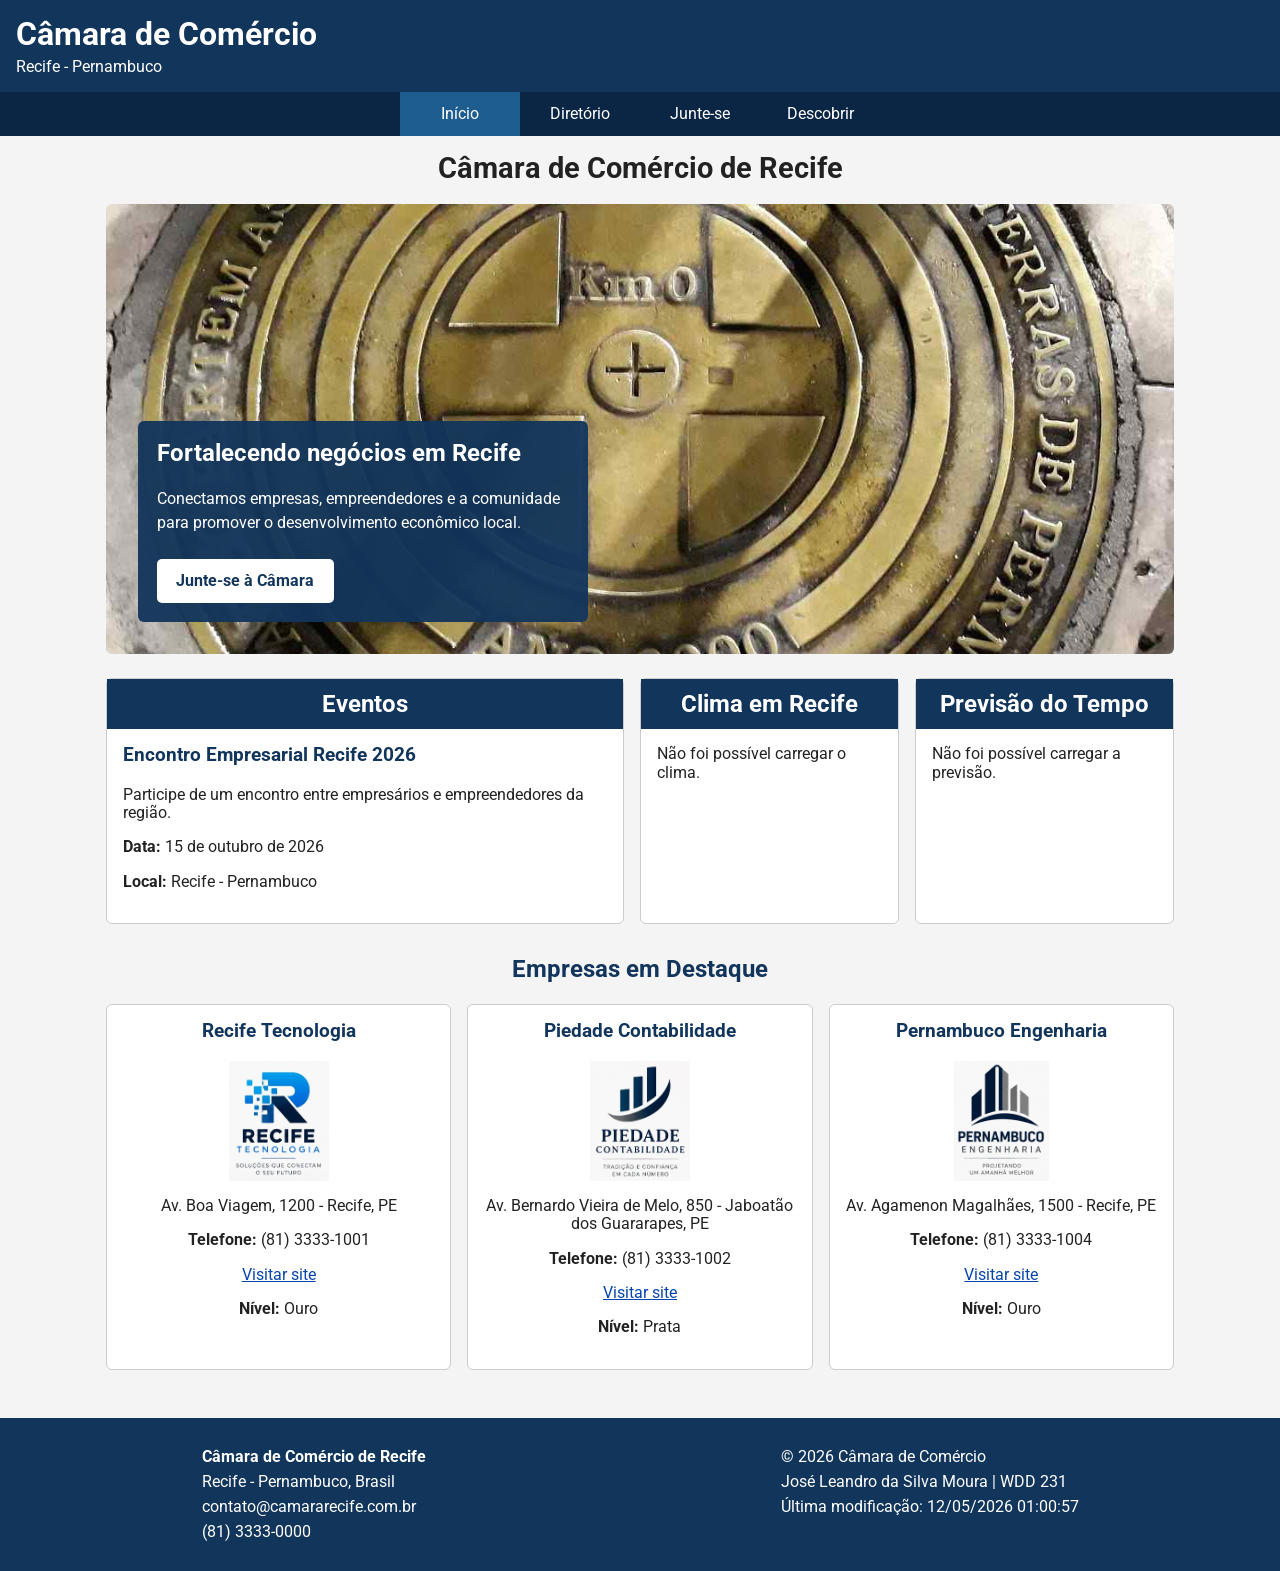
<file: camara/index.html>
<!DOCTYPE html>
<html lang="pt-BR">

<head>
  <meta charset="UTF-8">
  <meta name="viewport" content="width=device-width, initial-scale=1.0">

  <meta
    name="description"
    content="Página inicial da Câmara de Comércio de Recife com eventos, clima e empresas em destaque.">

  <meta name="author" content="José Leandro da Silva Moura">

  <!-- Open Graph -->
  <meta property="og:title" content="Início | Câmara de Comércio de Recife">
  <meta
    property="og:description"
    content="Conheça a Câmara de Comércio de Recife, nossos eventos e empresas associadas.">
  <meta
    property="og:image"
    content="https://jubileujandira.github.io/wdd231/camara/imagens/recife-tecnologia.jpeg">
  <meta
    property="og:url"
    content="https://jubileujandira.github.io/wdd231/camara/">
  <meta property="og:type" content="website">

  <title>Início | Câmara de Comércio de Recife</title>

  <link rel="icon" href="favicon.ico">

  <!-- Google Fonts -->
  <link rel="preconnect" href="https://fonts.googleapis.com">
  <link rel="preconnect" href="https://fonts.gstatic.com" crossorigin>
  <link
    href="https://fonts.googleapis.com/css2?family=Roboto:wght@400;500;700&display=swap"
    rel="stylesheet">

  <link rel="stylesheet" href="estilos/normalize.css">
  <link rel="stylesheet" href="estilos/telas-pequenas.css">
  <link rel="stylesheet" href="estilos/telas-grandes.css">

  <script src="scripts/inicio.js" defer></script>
</head>

<body>

  <header>
    <div class="cabecalho">
      <div class="nome-site">
        <span>Câmara de Comércio</span>
        <p>Recife - Pernambuco</p>
      </div>

      <button
        id="menu"
        type="button"
        aria-label="Abrir menu de navegação"
        aria-controls="navegacao"
        aria-expanded="false">
        ☰
      </button>
    </div>

    <nav id="navegacao">
      <a href="index.html" class="ativo">Início</a>
      <a href="diretorio.html">Diretório</a>
      <a href="junte-se.html">Junte-se</a>
      <a href="descobrir.html">Descobrir</a>
    </nav>
  </header>

  <main>

    <h1>Câmara de Comércio de Recife</h1>

    <!-- Imagem principal -->
    <section class="hero">
      <img
        src="imagens/hero-recife.jpeg"
        alt="Vista da cidade do Recife, Pernambuco"
        width="1200"
        height="600">

      <div class="hero-conteudo">
        <h2>Fortalecendo negócios em Recife</h2>
        <p>
          Conectamos empresas, empreendedores e a comunidade
          para promover o desenvolvimento econômico local.
        </p>

        <a href="junte-se.html" class="cta">Junte-se à Câmara</a>
      </div>
    </section>

    <!-- Informações principais -->
    <section class="informacoes">

      <div class="eventos">
        <h2>Eventos</h2>

        <h3>Encontro Empresarial Recife 2026</h3>
        <p>
          Participe de um encontro entre empresários e
          empreendedores da região.
        </p>
        <p><strong>Data:</strong> 15 de outubro de 2026</p>
        <p><strong>Local:</strong> Recife - Pernambuco</p>
      </div>

      <div class="clima">
        <h2>Clima em Recife</h2>

        <div id="tempo-atual">
          <p>Carregando informações do tempo...</p>
        </div>
      </div>

      <div class="previsao">
        <h2>Previsão do Tempo</h2>

        <div id="previsao-tempo">
          <p>Carregando previsão...</p>
        </div>
      </div>

    </section>

    <!-- Empresas em destaque -->
    <section class="destaques">
      <h2>Empresas em Destaque</h2>

      <div id="empresas-destaque">
        <p>Carregando empresas...</p>
      </div>
    </section>

  </main>

  <footer>
    <div>
      <p><strong>Câmara de Comércio de Recife</strong></p>
      <p>Recife - Pernambuco, Brasil</p>
      <p>contato@camararecife.com.br</p>
      <p>(81) 3333-0000</p>
    </div>

    <div>
      <p>
        © <span id="anoAtual"></span>
        Câmara de Comércio
      </p>

      <p>José Leandro da Silva Moura | WDD 231</p>

      <p>
        Última modificação:
        <span id="ultimaModificacao"></span>
      </p>
    </div>
  </footer>

</body>

</html>
</file>
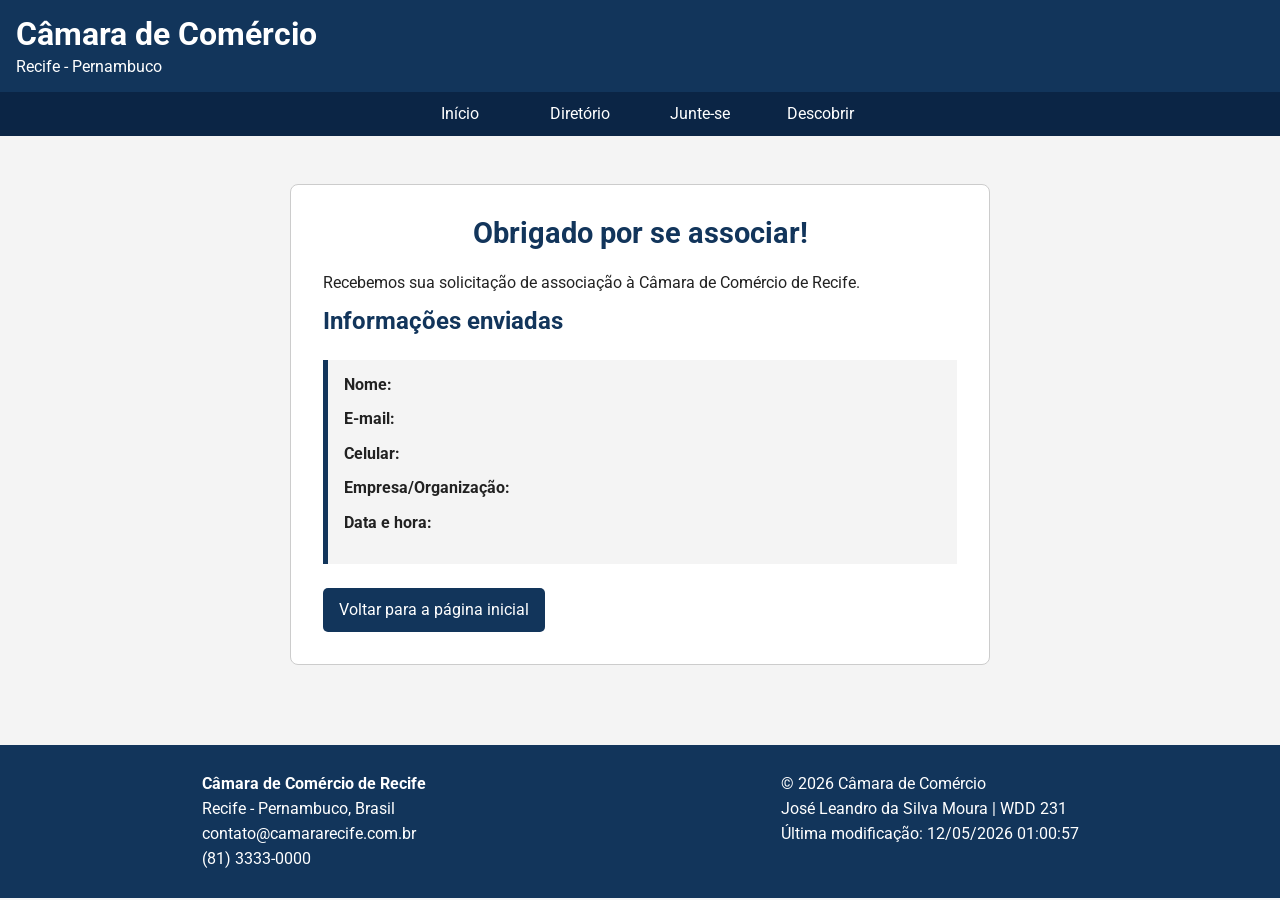
<file: camara/agradecimento.html>
<!DOCTYPE html>
<html lang="pt-BR">

<head>
  <meta charset="UTF-8">
  <meta name="viewport" content="width=device-width, initial-scale=1.0">

  <meta
    name="description"
    content="Confirmação da solicitação de associação à Câmara de Comércio de Recife.">

  <meta name="author" content="José Leandro da Silva Moura">

  <title>Obrigado | Câmara de Comércio</title>

  <link rel="icon" href="favicon.ico">

  <link rel="preconnect" href="https://fonts.googleapis.com">
  <link rel="preconnect" href="https://fonts.gstatic.com" crossorigin>

  <link
    href="https://fonts.googleapis.com/css2?family=Roboto:wght@400;500;700&display=swap"
    rel="stylesheet">

  <link rel="stylesheet" href="estilos/normalize.css">
  <link rel="stylesheet" href="estilos/telas-pequenas.css">
  <link rel="stylesheet" href="estilos/telas-grandes.css">

  <script src="scripts/agradecimento.js" defer></script>
</head>

<body>

  <header>
    <div class="cabecalho">
      <div class="nome-site">
        <span>Câmara de Comércio</span>
        <p>Recife - Pernambuco</p>
      </div>

      <button
        id="menu"
        type="button"
        aria-label="Abrir menu de navegação"
        aria-controls="navegacao"
        aria-expanded="false">
        ☰
      </button>
    </div>

    <nav id="navegacao">
      <a href="index.html">Início</a>
      <a href="diretorio.html">Diretório</a>
      <a href="associacao.html">Junte-se</a>
      <a href="descobrir.html">Descobrir</a>
    </nav>
  </header>

  <main>
    <section class="agradecimento">
      <h1>Obrigado por se associar!</h1>

      <p>
        Recebemos sua solicitação de associação à Câmara de Comércio de Recife.
      </p>

      <h2>Informações enviadas</h2>

      <div id="dados-enviados"></div>

      <a href="index.html" class="voltar-inicio">
        Voltar para a página inicial
      </a>
    </section>
  </main>

  <footer>
    <div>
      <p><strong>Câmara de Comércio de Recife</strong></p>
      <p>Recife - Pernambuco, Brasil</p>
      <p>contato@camararecife.com.br</p>
      <p>(81) 3333-0000</p>
    </div>

    <div>
      <p>
        © <span id="anoAtual"></span>
        Câmara de Comércio
      </p>

      <p>José Leandro da Silva Moura | WDD 231</p>

      <p>
        Última modificação:
        <span id="ultimaModificacao"></span>
      </p>
    </div>
  </footer>

</body>

</html>
</file>
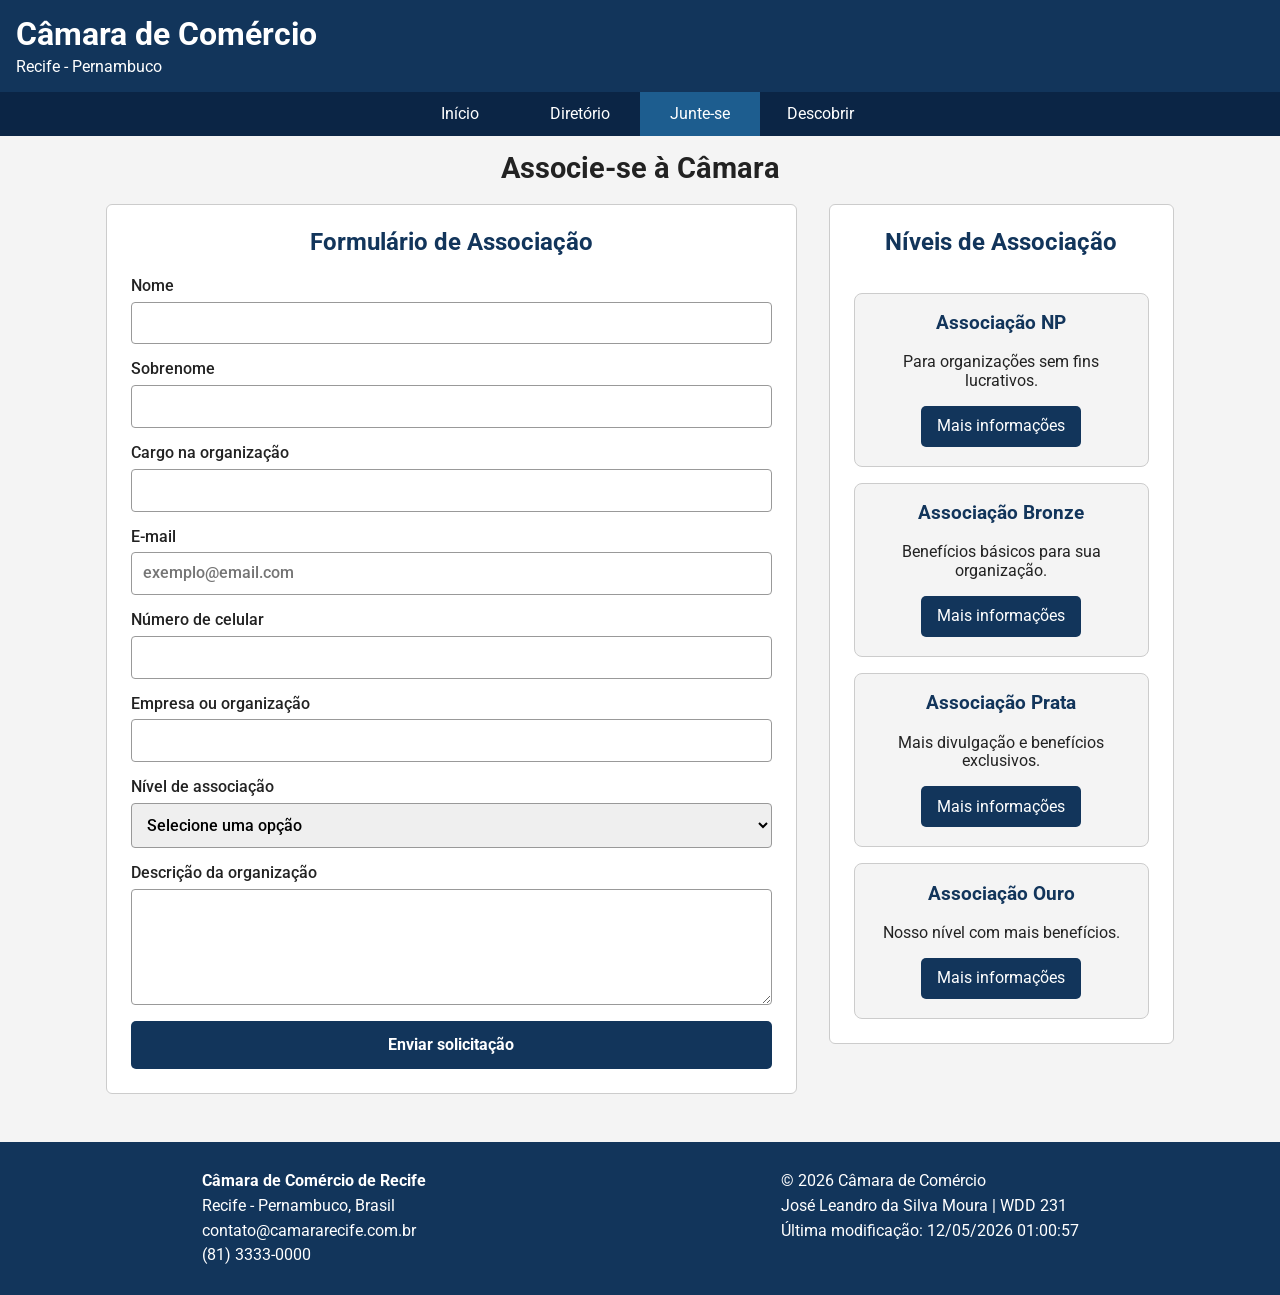
<file: camara/associacao.html>
<!DOCTYPE html>
<html lang="pt-BR">

<head>
  <meta charset="UTF-8">
  <meta name="viewport" content="width=device-width, initial-scale=1.0">

  <meta
    name="description"
    content="Associe-se à Câmara de Comércio de Recife e conheça nossos níveis e benefícios de associação.">

  <meta name="author" content="José Leandro da Silva Moura">

  <meta property="og:title" content="Associe-se | Câmara de Comércio de Recife">
  <meta
    property="og:description"
    content="Faça parte da Câmara de Comércio de Recife e conheça nossos níveis de associação.">
  <meta
    property="og:image"
    content="https://jubileujandira.github.io/wdd231/camara/imagens/recife-tecnologia.jpeg">
  <meta
    property="og:url"
    content="https://jubileujandira.github.io/wdd231/camara/associacao.html">
  <meta property="og:type" content="website">

  <title>Associe-se | Câmara de Comércio</title>

  <link rel="icon" href="favicon.ico">

  <link rel="preconnect" href="https://fonts.googleapis.com">
  <link rel="preconnect" href="https://fonts.gstatic.com" crossorigin>

  <link
    href="https://fonts.googleapis.com/css2?family=Roboto:wght@400;500;700&display=swap"
    rel="stylesheet">

  <link rel="stylesheet" href="estilos/normalize.css">
  <link rel="stylesheet" href="estilos/telas-pequenas.css">
  <link rel="stylesheet" href="estilos/telas-grandes.css">

  <script src="scripts/associacao.js" defer></script>
</head>

<body>

  <header>
    <div class="cabecalho">

      <div class="nome-site">
        <span>Câmara de Comércio</span>
        <p>Recife - Pernambuco</p>
      </div>

      <button
        id="menu"
        type="button"
        aria-label="Abrir menu de navegação"
        aria-controls="navegacao"
        aria-expanded="false">
        ☰
      </button>

    </div>

    <nav id="navegacao">
      <a href="index.html">Início</a>
      <a href="diretorio.html">Diretório</a>
      <a href="associacao.html" class="ativo">Junte-se</a>
      <a href="descobrir.html">Descobrir</a>
    </nav>
  </header>

  <main>

    <h1>Associe-se à Câmara</h1>

    <div class="conteudo-associacao">

      <section class="area-formulario">

        <h2>Formulário de Associação</h2>

        <form method="get" action="agradecimento.html">

          <label>
            Nome
            <input
              type="text"
              name="nome"
              title="Digite seu nome"
              autocomplete="given-name"
              required>
          </label>

          <label>
            Sobrenome
            <input
              type="text"
              name="sobrenome"
              title="Digite seu sobrenome"
              autocomplete="family-name"
              required>
          </label>

          <label>
            Cargo na organização
            <input
              type="text"
              name="cargo"
              title="Digite seu cargo na organização"
              autocomplete="organization-title"
              pattern="[A-Za-zÀ-ÿ\s-]{7,}">
          </label>

          <label>
            E-mail
            <input
              type="email"
              name="email"
              title="Digite seu endereço de e-mail"
              autocomplete="email"
              placeholder="exemplo@email.com"
              required>
          </label>

          <label>
            Número de celular
            <input
              type="tel"
              name="telefone"
              title="Digite seu número de celular"
              autocomplete="tel"
              required>
          </label>

          <label>
            Empresa ou organização
            <input
              type="text"
              name="organizacao"
              title="Digite o nome da empresa ou organização"
              autocomplete="organization"
              required>
          </label>

          <label>
            Nível de associação
            <select
              name="nivel"
              title="Selecione um nível de associação"
              required>
              <option value="">Selecione uma opção</option>
              <option value="np">Associação NP</option>
              <option value="bronze">Associação Bronze</option>
              <option value="silver">Associação Prata</option>
              <option value="gold">Associação Ouro</option>
            </select>
          </label>

          <label>
            Descrição da organização
            <textarea
              name="descricao"
              title="Descreva a atividade da sua organização"
              rows="5"></textarea>
          </label>

          <input
            type="hidden"
            name="timestamp"
            id="timestamp">

          <button type="submit">
            Enviar solicitação
          </button>

        </form>

      </section>

      <section class="niveis-associacao">

        <h2>Níveis de Associação</h2>

        <div class="cartao-nivel">
          <h3>Associação NP</h3>
          <p>Para organizações sem fins lucrativos.</p>

          <button
            type="button"
            data-modal="modal-np">
            Mais informações
          </button>
        </div>

        <div class="cartao-nivel">
          <h3>Associação Bronze</h3>
          <p>Benefícios básicos para sua organização.</p>

          <button
            type="button"
            data-modal="modal-bronze">
            Mais informações
          </button>
        </div>

        <div class="cartao-nivel">
          <h3>Associação Prata</h3>
          <p>Mais divulgação e benefícios exclusivos.</p>

          <button
            type="button"
            data-modal="modal-prata">
            Mais informações
          </button>
        </div>

        <div class="cartao-nivel">
          <h3>Associação Ouro</h3>
          <p>Nosso nível com mais benefícios.</p>

          <button
            type="button"
            data-modal="modal-ouro">
            Mais informações
          </button>
        </div>

      </section>

    </div>

    <dialog id="modal-np">

      <h2>Associação NP</h2>

      <p>
        Indicada para organizações sem fins lucrativos.
      </p>

      <p>
        Não possui taxa de associação.
      </p>

      <p>
        Inclui participação em eventos e acesso a informações
        da Câmara.
      </p>

      <button
        type="button"
        class="fechar-modal">
        Fechar
      </button>

    </dialog>

    <dialog id="modal-bronze">

      <h2>Associação Bronze</h2>

      <p>
        Inclui participação em eventos da Câmara.
      </p>

      <p>
        Acesso a treinamentos e oportunidades de networking.
      </p>

      <button
        type="button"
        class="fechar-modal">
        Fechar
      </button>

    </dialog>

    <dialog id="modal-prata">

      <h2>Associação Prata</h2>

      <p>
        Inclui todos os benefícios do nível Bronze.
      </p>

      <p>
        Oferece descontos em eventos e oportunidades adicionais
        de divulgação.
      </p>

      <button
        type="button"
        class="fechar-modal">
        Fechar
      </button>

    </dialog>

    <dialog id="modal-ouro">

      <h2>Associação Ouro</h2>

      <p>
        Inclui todos os benefícios dos níveis anteriores.
      </p>

      <p>
        Oferece maior destaque publicitário e participação
        em eventos especiais.
      </p>

      <button
        type="button"
        class="fechar-modal">
        Fechar
      </button>

    </dialog>

  </main>

  <footer>

    <div>
      <p>
        <strong>Câmara de Comércio de Recife</strong>
      </p>

      <p>Recife - Pernambuco, Brasil</p>
      <p>contato@camararecife.com.br</p>
      <p>(81) 3333-0000</p>
    </div>

    <div>

      <p>
        © <span id="anoAtual"></span>
        Câmara de Comércio
      </p>

      <p>
        José Leandro da Silva Moura | WDD 231
      </p>

      <p>
        Última modificação:
        <span id="ultimaModificacao"></span>
      </p>

    </div>

  </footer>

</body>

</html>
</file>
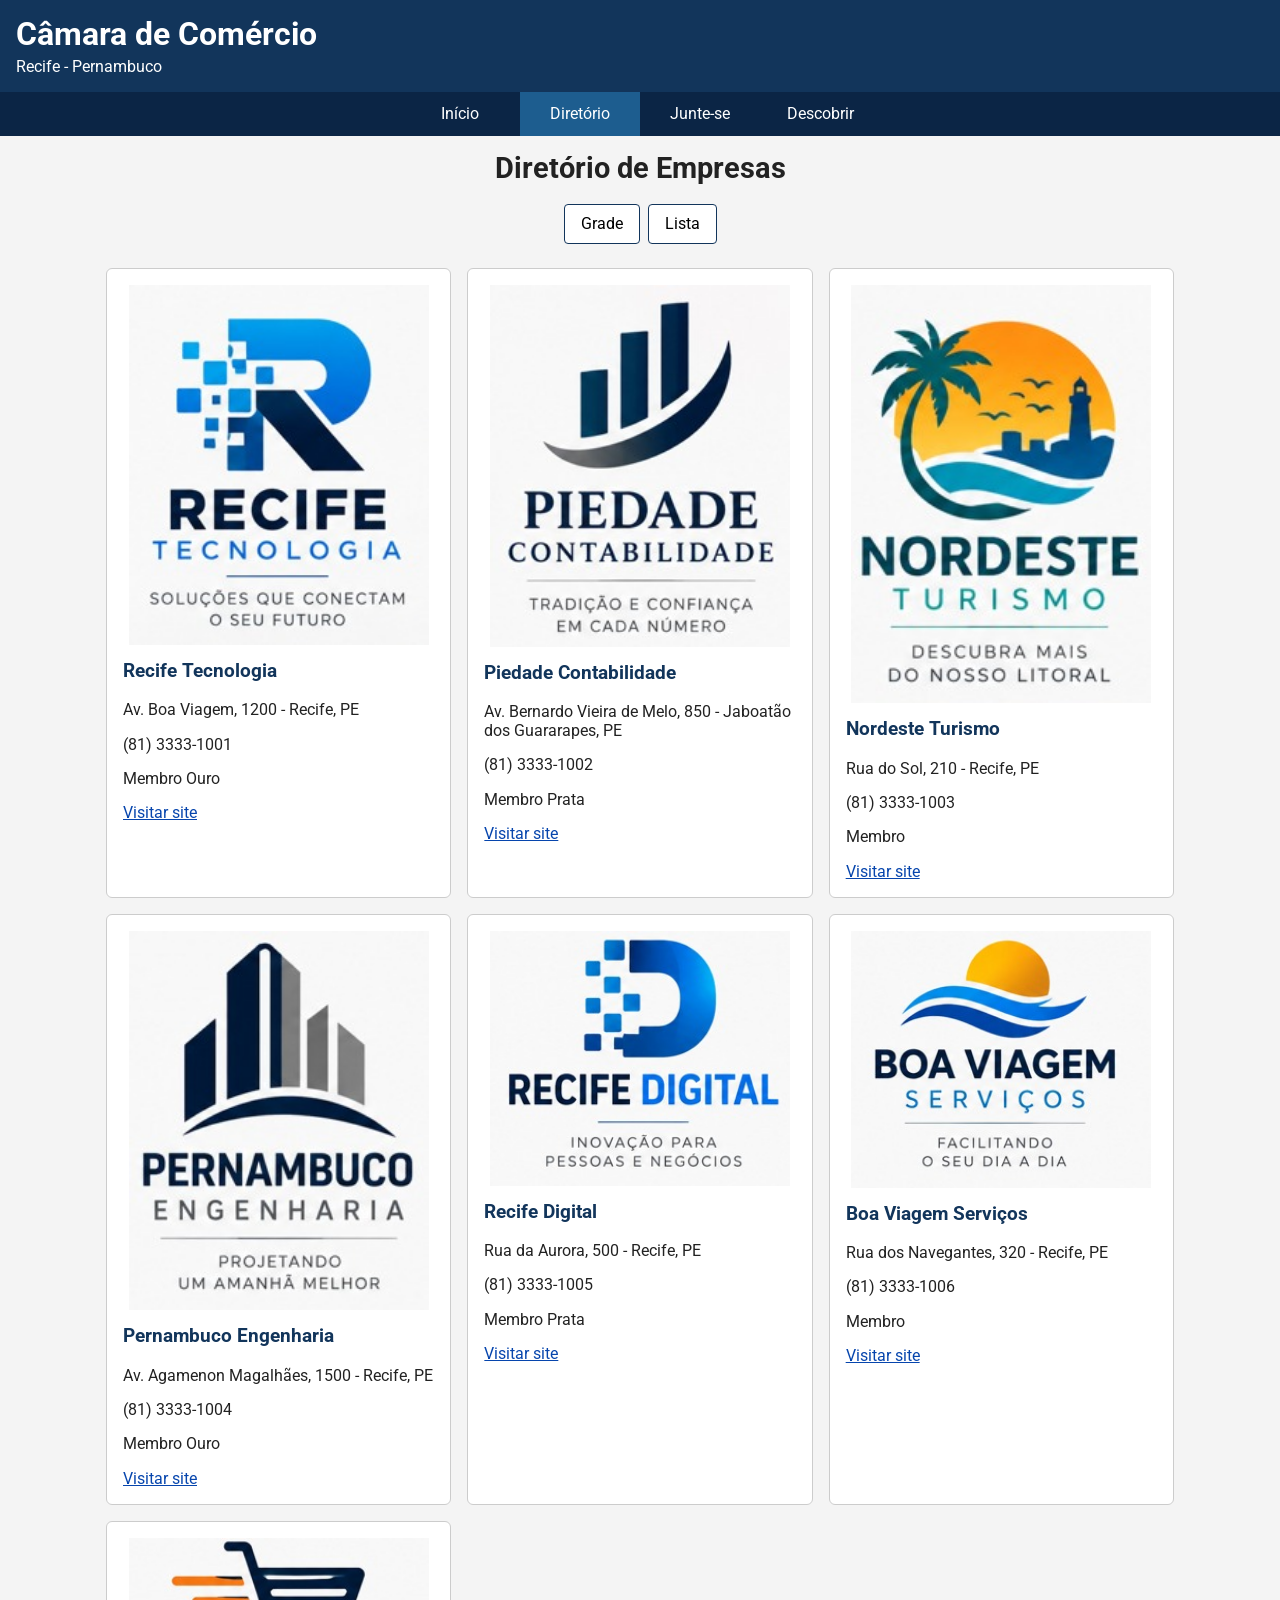
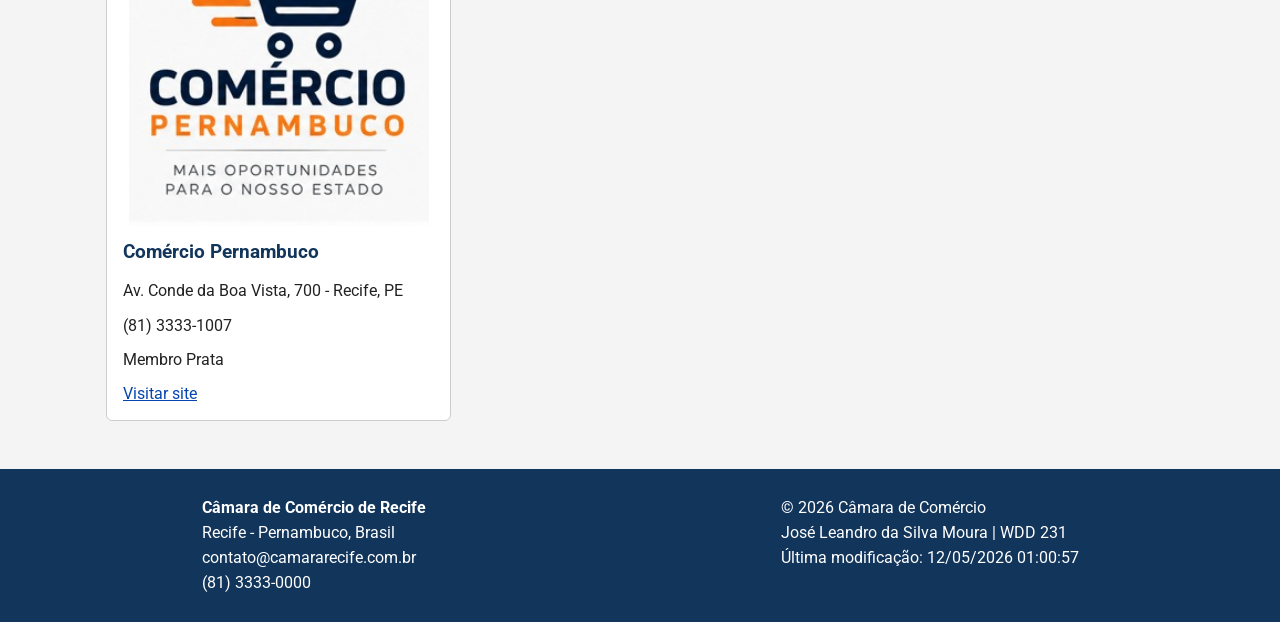
<file: camara/diretorio.html>
<!DOCTYPE html>
<html lang="pt-BR">

<head>
  <meta charset="UTF-8">
  <meta name="viewport" content="width=device-width, initial-scale=1.0">

  <meta
    name="description"
    content="Diretório da Câmara de Comércio de Recife com informações sobre empresas e membros da comunidade.">

  <meta name="author" content="José Leandro da Silva Moura">

  <!-- Open Graph -->
  <meta property="og:title" content="Diretório | Câmara de Comércio de Recife">
  <meta
    property="og:description"
    content="Conheça as empresas participantes da Câmara de Comércio de Recife.">
  <meta
    property="og:image"
    content="https://jubileujandira.github.io/wdd231/camara/imagens/recife-tecnologia.jpeg">
  <meta
    property="og:url"
    content="https://jubileujandira.github.io/wdd231/camara/diretorio.html">
  <meta property="og:type" content="website">

  <title>Diretório | Câmara de Comércio</title>

  <link rel="icon" href="favicon.ico">

  <!-- Google Fonts -->
  <link rel="preconnect" href="https://fonts.googleapis.com">
  <link rel="preconnect" href="https://fonts.gstatic.com" crossorigin>
  <link
    href="https://fonts.googleapis.com/css2?family=Roboto:wght@400;500;700&display=swap"
    rel="stylesheet">

  <link rel="stylesheet" href="estilos/normalize.css">
  <link rel="stylesheet" href="estilos/telas-pequenas.css">
  <link rel="stylesheet" href="estilos/telas-grandes.css">

  <script src="scripts/diretorio.js" defer></script>
</head>

<body>

  <header>
    <div class="cabecalho">
      <div class="nome-site">
        <span>Câmara de Comércio</span>
        <p>Recife - Pernambuco</p>
      </div>

      <button
        id="menu"
        type="button"
        aria-label="Abrir menu de navegação"
        aria-controls="navegacao"
        aria-expanded="false">
        ☰
      </button>
    </div>

    <nav id="navegacao">
      <a href="index.html">Início</a>
      <a href="diretorio.html" class="ativo">Diretório</a>
      <a href="junte-se.html">Junte-se</a>
      <a href="descobrir.html">Descobrir</a>
    </nav>
  </header>

  <main>
    <h1>Diretório de Empresas</h1>

    <div class="visualizacao">
      <button id="grade" type="button">Grade</button>
      <button id="lista" type="button">Lista</button>
    </div>

    <div id="membros" class="grade"></div>
  </main>

  <footer>
    <div>
      <p><strong>Câmara de Comércio de Recife</strong></p>
      <p>Recife - Pernambuco, Brasil</p>
      <p>contato@camararecife.com.br</p>
      <p>(81) 3333-0000</p>
    </div>

    <div>
      <p>
        © <span id="anoAtual"></span>
        Câmara de Comércio
      </p>

      <p>José Leandro da Silva Moura | WDD 231</p>

      <p>
        Última modificação:
        <span id="ultimaModificacao"></span>
      </p>
    </div>
  </footer>

</body>

</html>
</file>
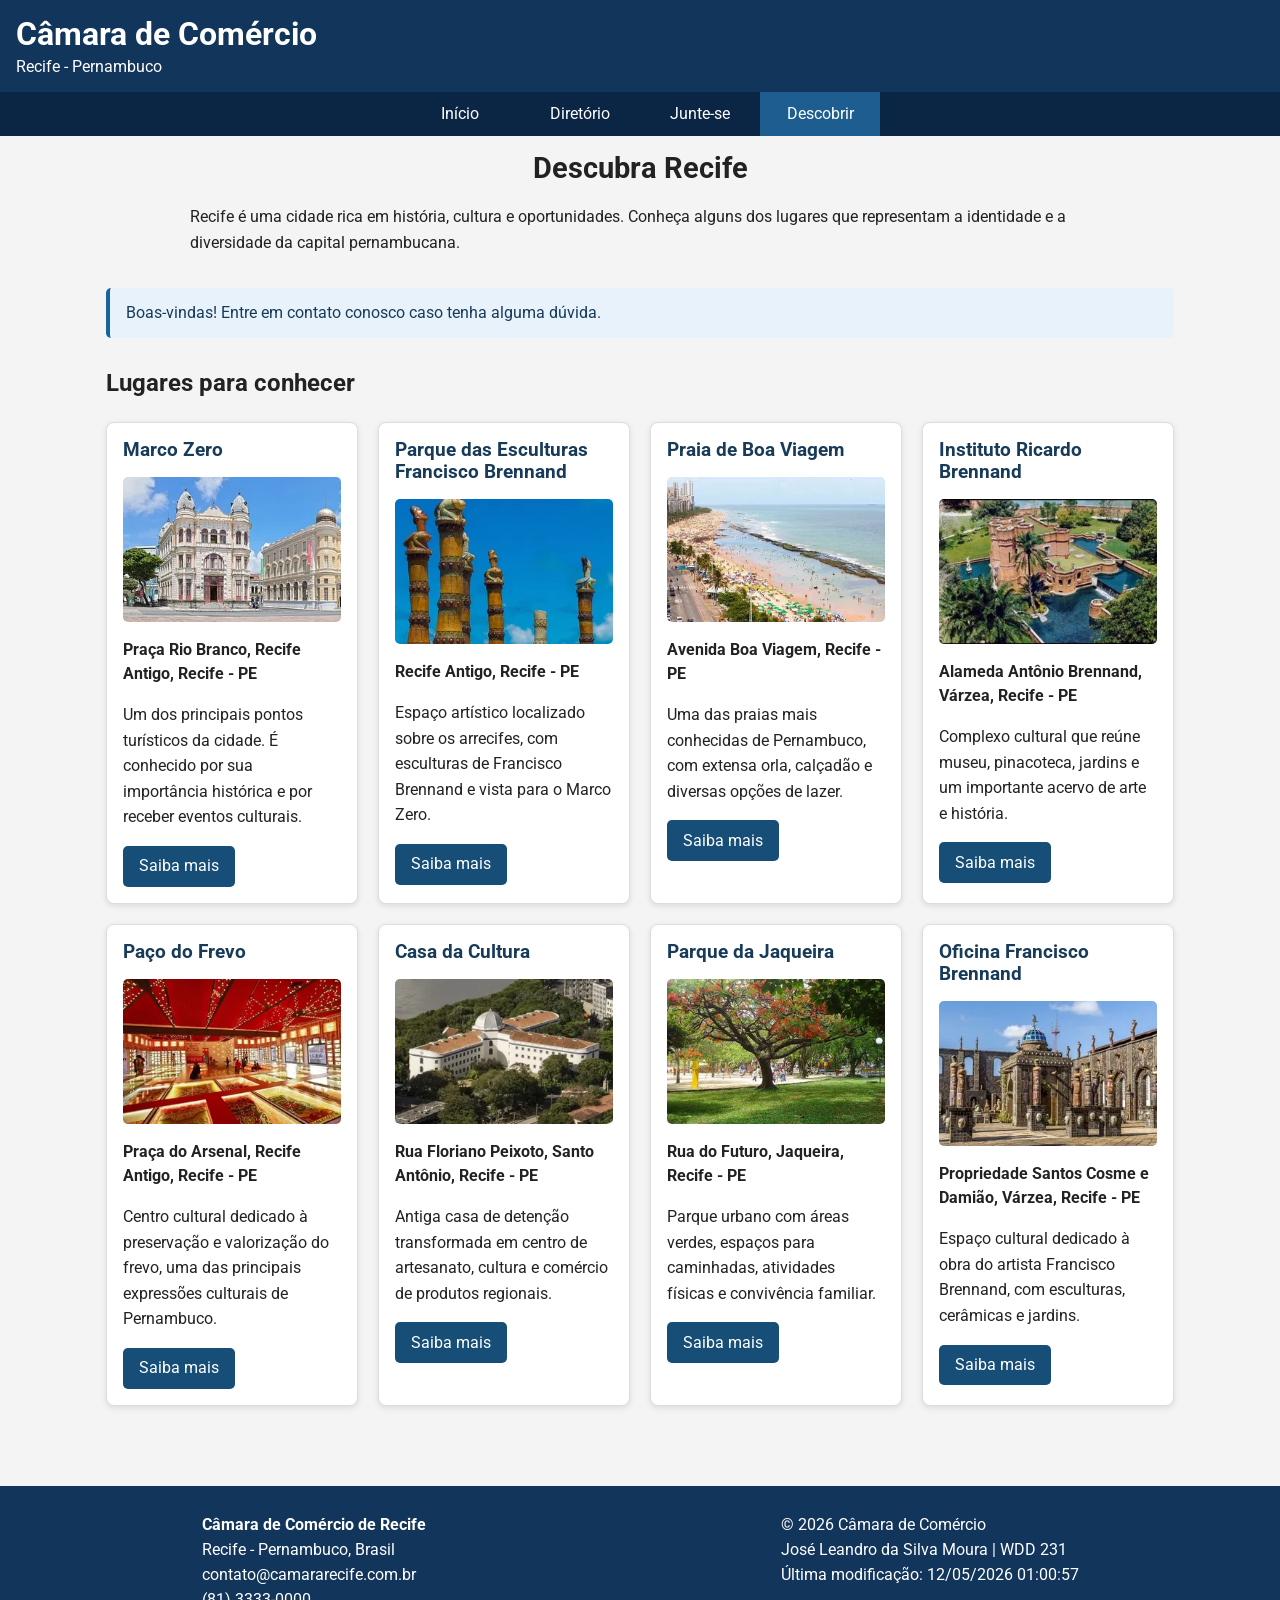
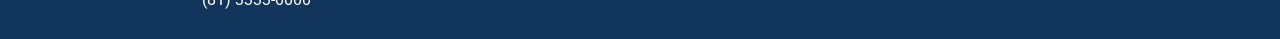
<file: camara/sobre.html>
<!DOCTYPE html>
<html lang="pt-BR">

<head>
  <meta charset="UTF-8">
  <meta name="viewport" content="width=device-width, initial-scale=1.0">

  <meta
    name="description"
    content="Descubra oito lugares de interesse em Recife, sua cultura, história e atrações turísticas.">

  <meta name="author" content="José Leandro da Silva Moura">

  <!-- Open Graph -->
  <meta property="og:title" content="Descobrir Recife | Câmara de Comércio">
  <meta
    property="og:description"
    content="Conheça lugares históricos, culturais e turísticos da cidade do Recife.">
  <meta
    property="og:image"
    content="https://jubileujandira.github.io/wdd231/camara/imagens/recife-tecnologia.jpeg">
  <meta
    property="og:url"
    content="https://jubileujandira.github.io/wdd231/camara/sobre.html">
  <meta property="og:type" content="website">

  <title>Sobre Recife | Câmara de Comércio</title>

  <link rel="icon" href="favicon.ico">

  <link rel="preconnect" href="https://fonts.googleapis.com">
  <link rel="preconnect" href="https://fonts.gstatic.com" crossorigin>
  <link
    href="https://fonts.googleapis.com/css2?family=Roboto:wght@400;500;700&display=swap"
    rel="stylesheet">

  <link rel="stylesheet" href="estilos/normalize.css">
  <link rel="stylesheet" href="estilos/telas-pequenas.css">
  <link rel="stylesheet" href="estilos/telas-grandes.css">
  <link rel="stylesheet" href="estilos/sobre.css">

  <script type="module" src="scripts/sobre.js"></script>
</head>

<body>

  <header>
    <div class="cabecalho">
      <div class="nome-site">
        <span>Câmara de Comércio</span>
        <p>Recife - Pernambuco</p>
      </div>

      <button
        id="menu"
        type="button"
        aria-label="Abrir menu de navegação"
        aria-controls="navegacao"
        aria-expanded="false">
        ☰
      </button>
    </div>

    <nav id="navegacao">
      <a href="index.html">Início</a>
      <a href="diretorio.html">Diretório</a>
      <a href="associacao.html">Junte-se</a>
      <a href="sobre.html" class="ativo" aria-current="page">Descobrir</a>
    </nav>
  </header>

  <main>
    <h1>Descubra Recife</h1>

    <p class="introducao">
      Recife é uma cidade rica em história, cultura e oportunidades.
      Conheça alguns dos lugares que representam a identidade
      e a diversidade da capital pernambucana.
    </p>

    <aside id="mensagem-visita" aria-live="polite">
    </aside>

    <section class="lugares" aria-labelledby="titulo-lugares">
      <h2 id="titulo-lugares">Lugares para conhecer</h2>

      <div id="cartoes-lugares" class="grade-lugares">
        <!-- Os cartões serão criados pelo JavaScript -->
      </div>
    </section>
  </main>

  <footer>
    <div>
      <p><strong>Câmara de Comércio de Recife</strong></p>
      <p>Recife - Pernambuco, Brasil</p>
      <p>contato@camararecife.com.br</p>
      <p>(81) 3333-0000</p>
    </div>

    <div>
      <p>
        © <span id="anoAtual"></span>
        Câmara de Comércio
      </p>

      <p>José Leandro da Silva Moura | WDD 231</p>

      <p>
        Última modificação:
        <span id="ultimaModificacao"></span>
      </p>
    </div>
  </footer>

</body>
</html>
</file>
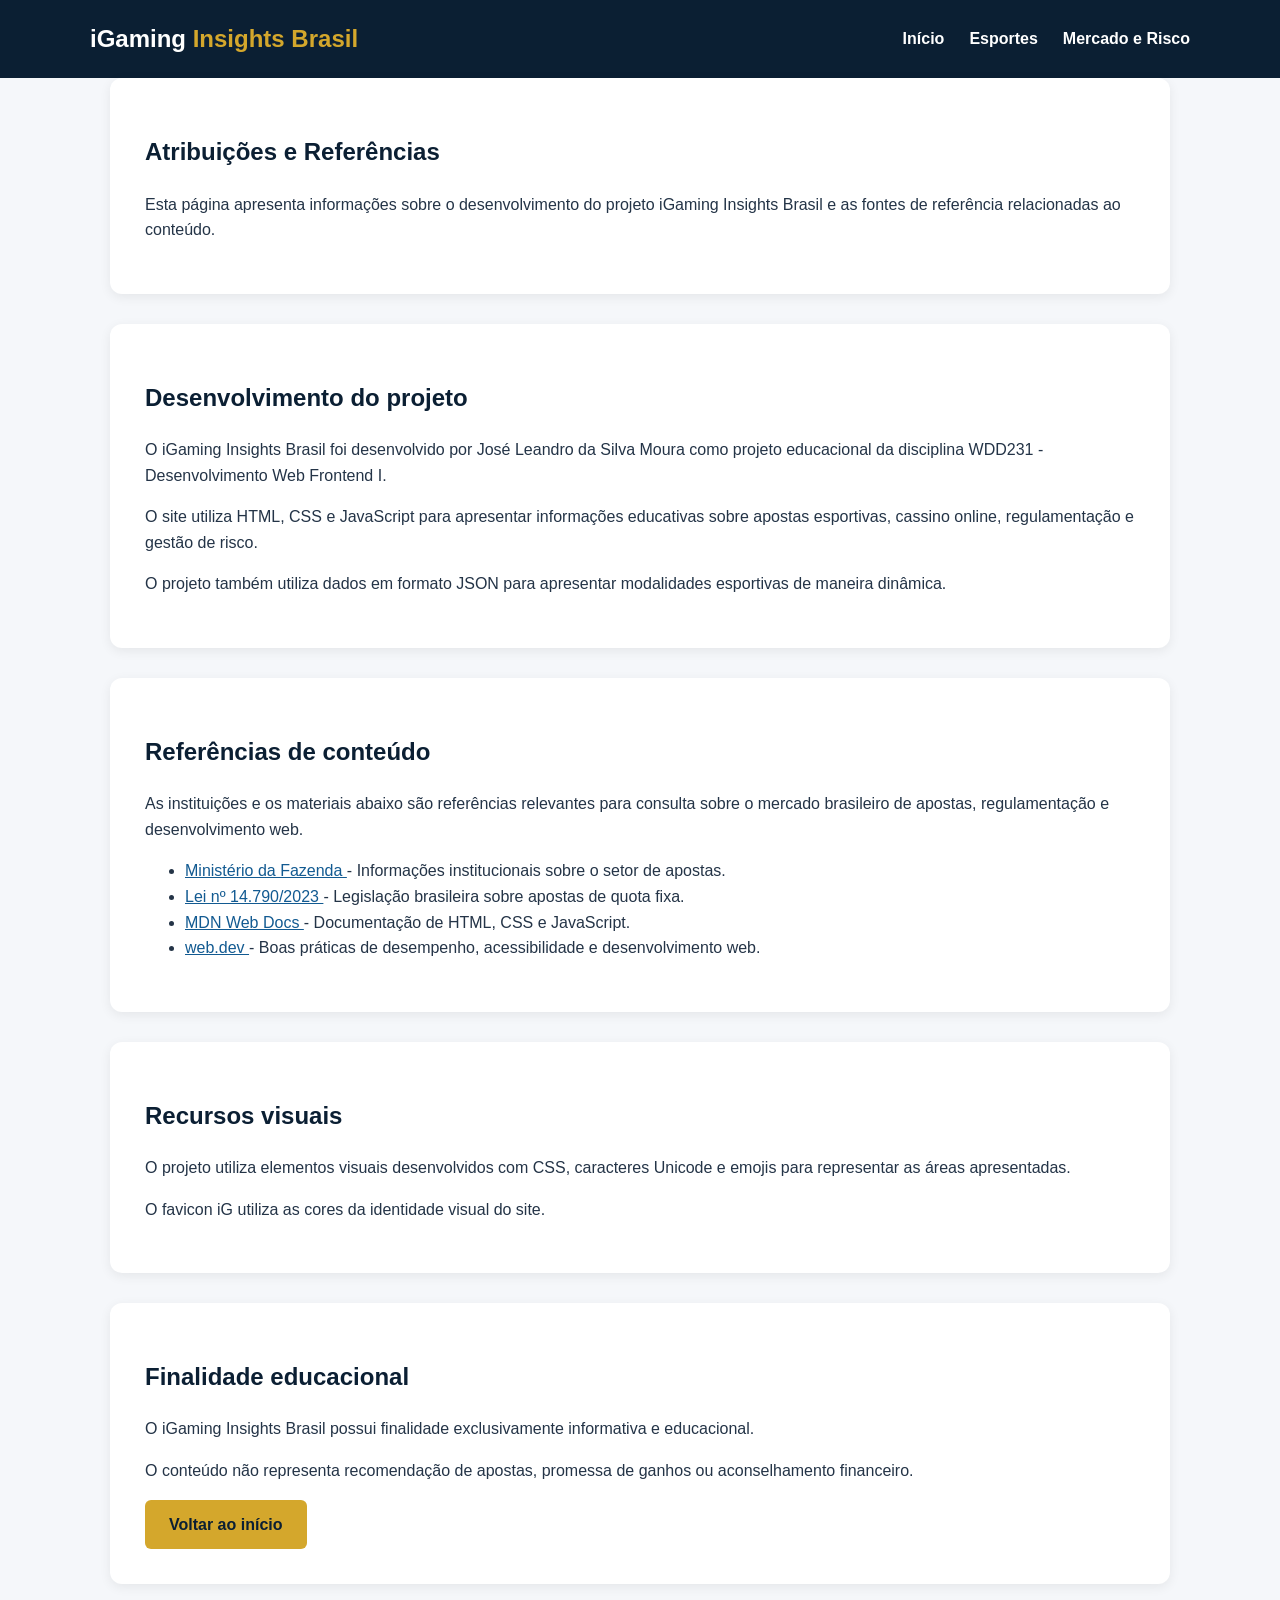
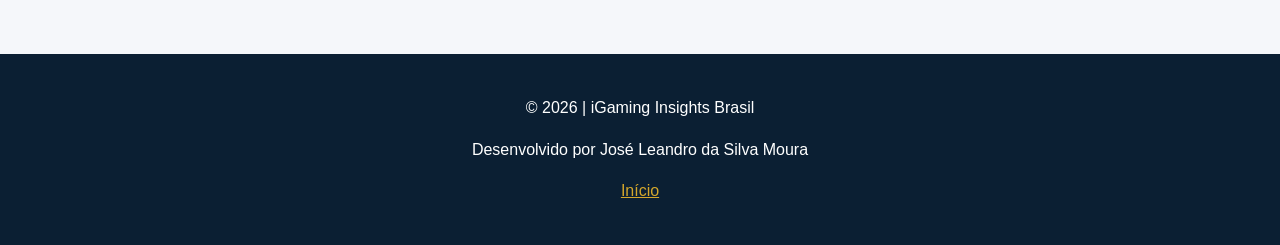
<file: final/atribuicoes.html>
﻿
<!DOCTYPE html>
<html lang="pt-BR">
<head>
    <meta charset="UTF-8">
    <meta name="viewport" content="width=device-width, initial-scale=1.0">

    <meta name="description"
          content="Atribuições, créditos e referências utilizadas no projeto iGaming Insights Brasil.">

    <meta name="author"
          content="José Leandro da Silva Moura">

    <title>Atribuições | iGaming Insights Brasil</title>

    <link rel="icon"
          type="image/svg+xml"
          href="imagens/favicon.svg">

    <link rel="stylesheet" href="estilos/base.css">
    <link rel="stylesheet" href="estilos/atribuicoes.css">
    <link rel="preconnect" href="https://fonts.googleapis.com">
    <link rel="preconnect" href="https://fonts.gstatic.com" crossorigin>
    <link href="https://fonts.googleapis.com/css2?family=Roboto:wght@400;500;600;700&display=swap" rel="stylesheet">
    <meta property="og:image" content="https://jubileujandira.github.io/wdd231/final/imagens/og-image.png">
    <meta property="og:title" content="Atribuições e Referências | iGaming Insights Brasil">
    <meta property="og:description" content="Consulte os créditos, as fontes e as referências utilizadas no desenvolvimento do projeto educativo iGaming Insights Brasil.">
    <meta property="og:url" content="https://jubileujandira.github.io/wdd231/final/atribuicoes.html">
</head>

<body>
    <header class="site-header">
        <div class="header-container">
            <h1>iGaming <span>Insights Brasil</span></h1>

            <button
                id="menu-button"
                type="button"
                aria-label="Abrir menu de navegação"
                aria-expanded="false"
                aria-controls="main-nav">
                ☰
            </button>

            <nav id="main-nav" aria-label="Navegação principal">
                <a href="index.html">Início</a>
                <a href="esportes.html">Esportes</a>
                <a href="mercado.html">Mercado e Risco</a>
            </nav>
        </div>
    </header>

    <main>
        <section class="intro">
            <h2>Atribuições e Referências</h2>

            <p>
                Esta página apresenta informações sobre
                o desenvolvimento do projeto
                iGaming Insights Brasil e as fontes
                de referência relacionadas ao conteúdo.
            </p>
        </section>

        <section class="intro">
            <h2>Desenvolvimento do projeto</h2>

            <p>
                O iGaming Insights Brasil foi desenvolvido
                por José Leandro da Silva Moura como
                projeto educacional da disciplina
                WDD231 - Desenvolvimento Web Frontend I.
            </p>

            <p>
                O site utiliza HTML, CSS e JavaScript
                para apresentar informações educativas
                sobre apostas esportivas, cassino online,
                regulamentação e gestão de risco.
            </p>

            <p>
                O projeto também utiliza dados em formato
                JSON para apresentar modalidades esportivas
                de maneira dinâmica.
            </p>
        </section>

        <section class="intro">
            <h2>Referências de conteúdo</h2>

            <p>
                As instituições e os materiais abaixo
                são referências relevantes para consulta
                sobre o mercado brasileiro de apostas,
                regulamentação e desenvolvimento web.
            </p>

            <ul>
                <li>
                    <a href="https://www.gov.br/fazenda/pt-br"
                       target="_blank"
                       rel="noopener noreferrer">
                        Ministério da Fazenda
                    </a>
                    - Informações institucionais
                    sobre o setor de apostas.
                </li>

                <li>
                    <a href="https://www.planalto.gov.br/ccivil_03/_ato2023-2026/2023/lei/l14790.htm"
                       target="_blank"
                       rel="noopener noreferrer">
                        Lei nº 14.790/2023
                    </a>
                    - Legislação brasileira
                    sobre apostas de quota fixa.
                </li>

                <li>
                    <a href="https://developer.mozilla.org/pt-BR/"
                       target="_blank"
                       rel="noopener noreferrer">
                        MDN Web Docs
                    </a>
                    - Documentação de HTML,
                    CSS e JavaScript.
                </li>

                <li>
                    <a href="https://web.dev/"
                       target="_blank"
                       rel="noopener noreferrer">
                        web.dev
                    </a>
                    - Boas práticas de desempenho,
                    acessibilidade e desenvolvimento web.
                </li>
            </ul>
        </section>

        <section class="intro">
            <h2>Recursos visuais</h2>

            <p>
                O projeto utiliza elementos visuais
                desenvolvidos com CSS, caracteres
                Unicode e emojis para representar
                as áreas apresentadas.
            </p>

            <p>
                O favicon iG utiliza as cores
                da identidade visual do site.
            </p>
        </section>

        <section class="intro">
            <h2>Finalidade educacional</h2>

            <p>
                O iGaming Insights Brasil possui
                finalidade exclusivamente informativa
                e educacional.
            </p>

            <p>
                O conteúdo não representa recomendação
                de apostas, promessa de ganhos
                ou aconselhamento financeiro.
            </p>

            <a class="button-primary" href="index.html">
                Voltar ao início
            </a>
        </section>
    </main>

    <footer>
        <p>&copy; 2026 | iGaming Insights Brasil</p>

        <p>
            Desenvolvido por José Leandro da Silva Moura
        </p>

        <p>
            <a href="index.html">Início</a>
        </p>
    </footer>

    <script type="module" src="scripts/main.js"></script>
</body>
</html>
</file>
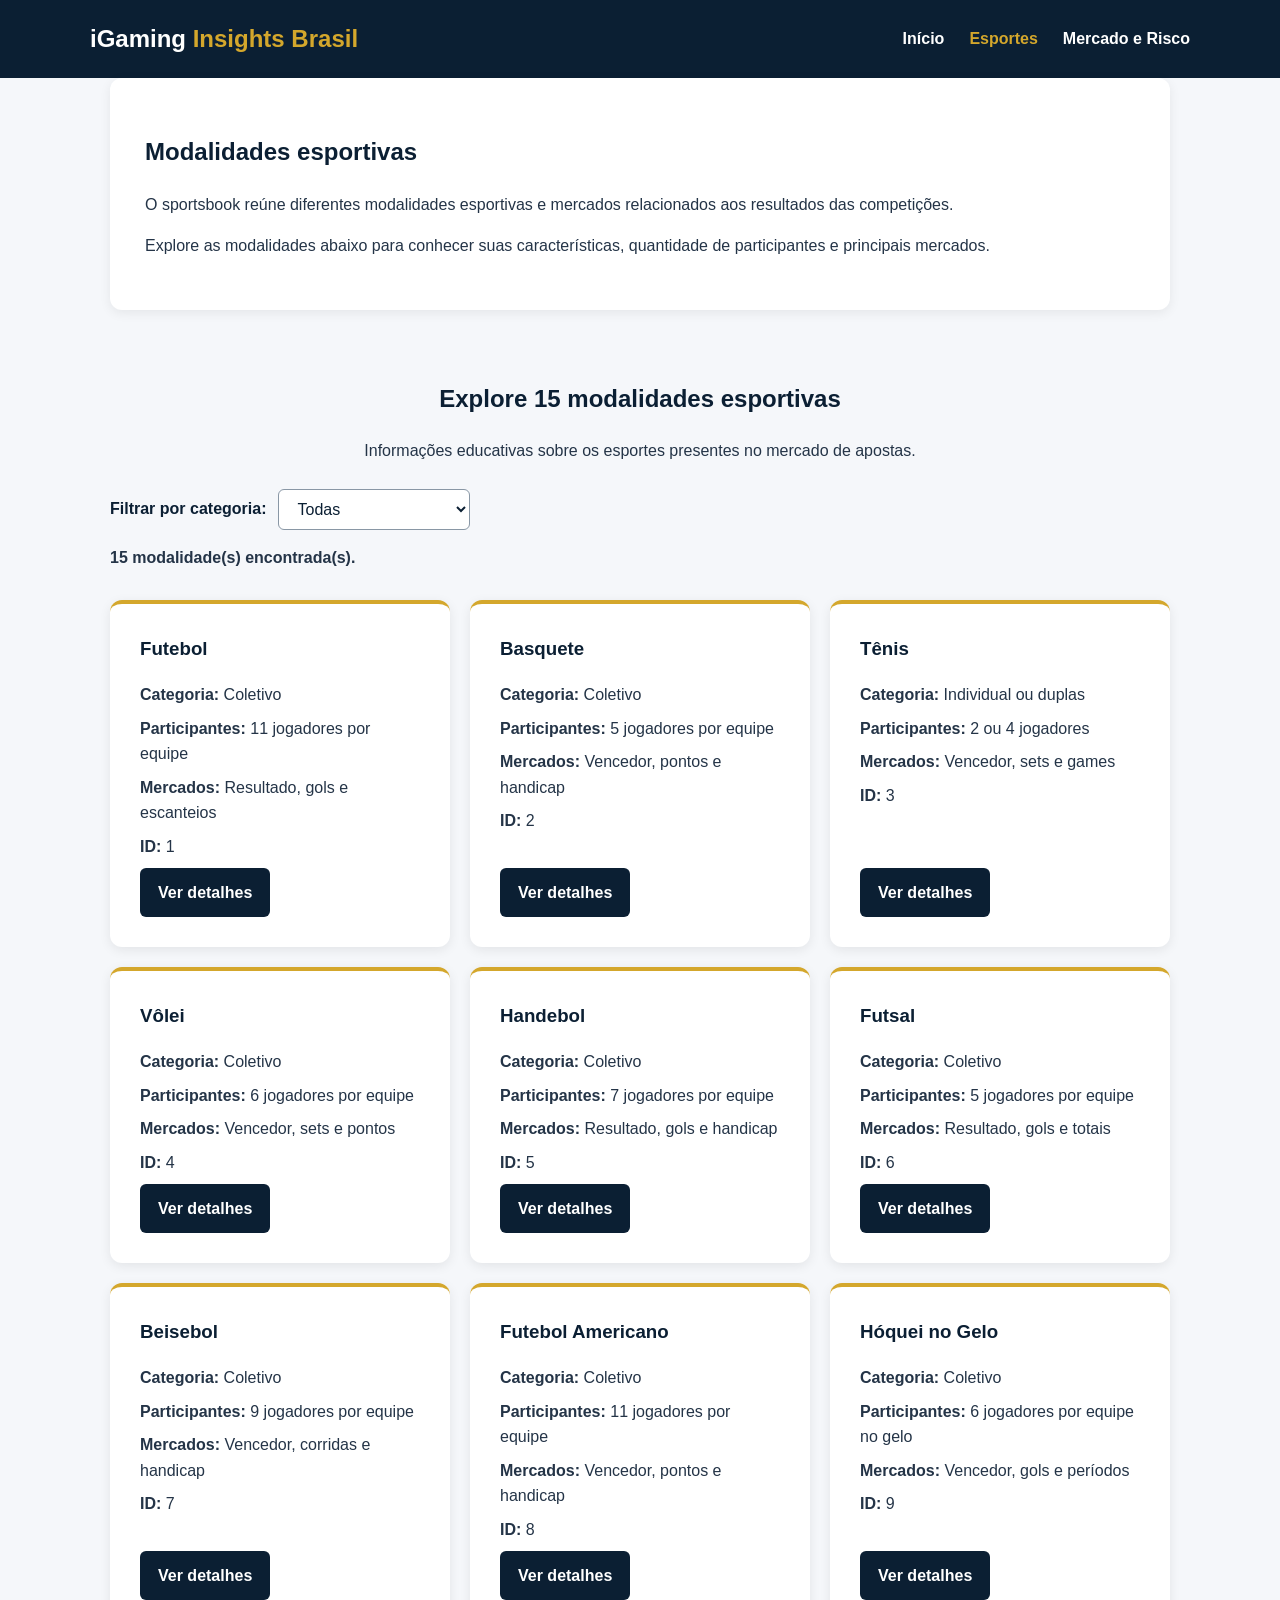
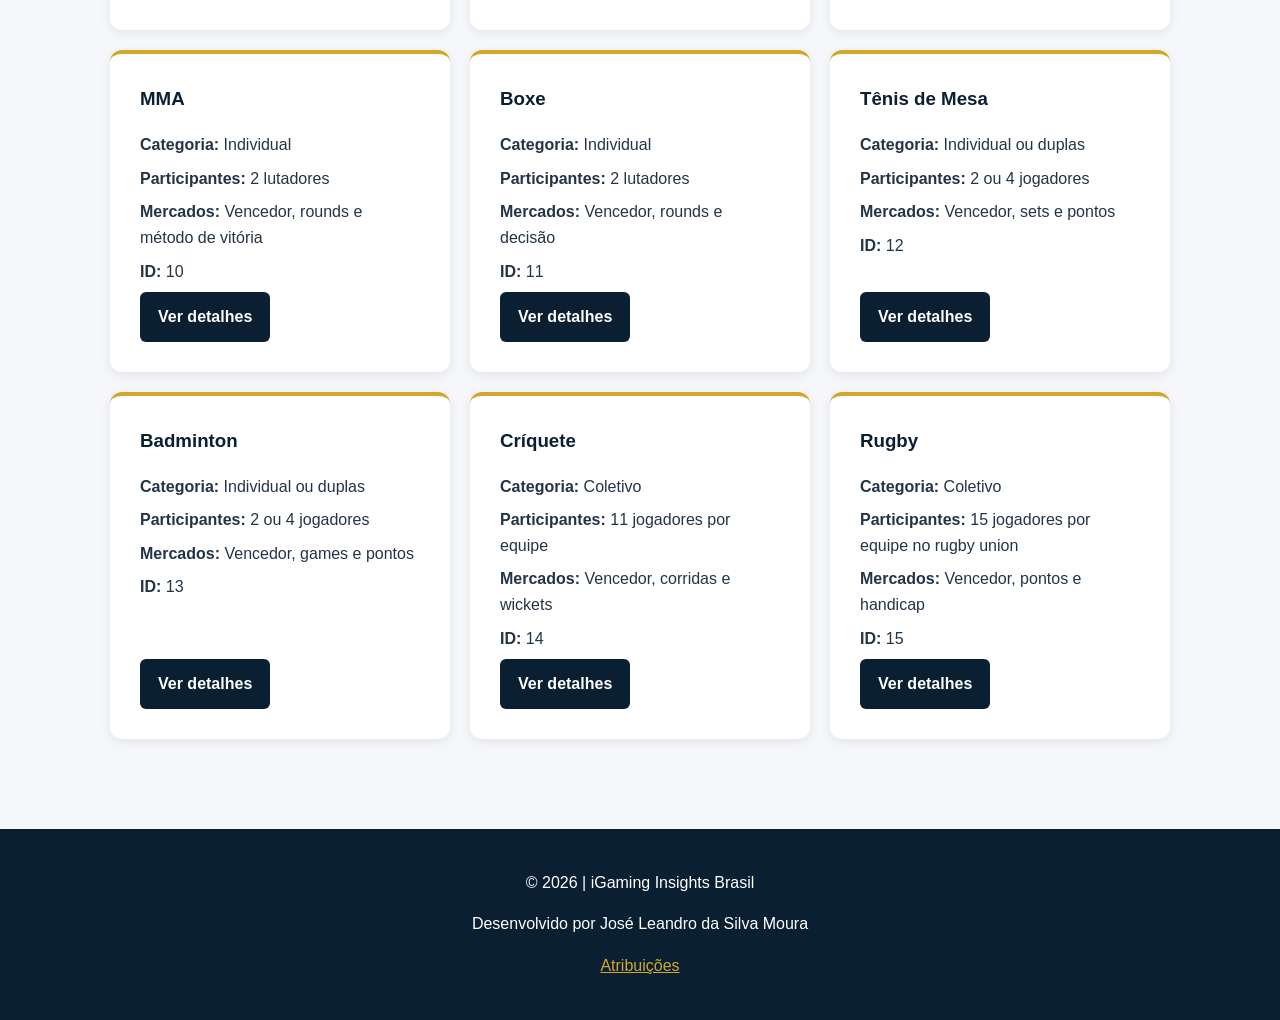
<file: final/esportes.html>
﻿<!DOCTYPE html>
<html lang="pt-BR">
<head>
    <meta charset="UTF-8">
    <meta name="viewport" content="width=device-width, initial-scale=1.0">

    <meta name="description"
          content="Conheça 15 modalidades esportivas, suas características e os principais mercados de apostas no iGaming.">

    <meta name="author" content="José Leandro da Silva Moura">

    <meta property="og:title"
          content="Esportes | iGaming Insights Brasil">
    <meta property="og:description"
          content="Explore modalidades esportivas e seus mercados de apostas.">
    <meta property="og:type" content="website">
    <meta property="og:url"
          content="https://jubileujandira.github.io/wdd231/final/esportes.html">

    <title>Esportes | iGaming Insights Brasil</title>

    <link rel="stylesheet" href="estilos/base.css">
    <link rel="stylesheet" href="estilos/esportes.css">
    <link rel="icon" type="image/svg+xml" href="imagens/favicon.svg">
    <link rel="preconnect" href="https://fonts.googleapis.com">
    <link rel="preconnect" href="https://fonts.gstatic.com" crossorigin>
    <link href="https://fonts.googleapis.com/css2?family=Roboto:wght@400;500;600;700&display=swap" rel="stylesheet">
    <meta property="og:image" content="https://jubileujandira.github.io/wdd231/final/imagens/og-image.png">
</head>

<body>
    <header class="site-header">
        <div class="header-container">
            <h1>iGaming <span>Insights Brasil</span></h1>

            <button id="menu-button"
                    type="button"
                    aria-label="Abrir menu de navegação"
                    aria-expanded="false"
                    aria-controls="main-nav">
                ☰
            </button>

            <nav id="main-nav" aria-label="Navegação principal">
                <a href="index.html">Início</a>
                <a href="esportes.html" aria-current="page">Esportes</a>
                <a href="mercado.html">Mercado e Risco</a>
            </nav>
        </div>
    </header>

    <main>
        <section class="intro">
            <h2>Modalidades esportivas</h2>

            <p>
                O sportsbook reúne diferentes modalidades
                esportivas e mercados relacionados aos
                resultados das competições.
            </p>

            <p>
                Explore as modalidades abaixo para conhecer
                suas características, quantidade de
                participantes e principais mercados.
            </p>
        </section>

        <section class="areas-section" aria-labelledby="titulo-modalidades">
            <h2 id="titulo-modalidades">
                Explore 15 modalidades esportivas
            </h2>

            <p class="section-description">
                Informações educativas sobre os esportes
                presentes no mercado de apostas.
            </p>

            <div class="sports-controls">
                <label for="filtro-categoria">
                    Filtrar por categoria:
                </label>

                <select id="filtro-categoria">
                    <option value="todos">Todas</option>
                    <option value="Coletivo">Coletivo</option>
                    <option value="Individual">Individual</option>
                    <option value="Individual ou duplas">
                        Individual ou duplas
                    </option>
                </select>
            </div>

            <p id="resultado-contagem" aria-live="polite"></p>

            <div id="lista-esportes"
                 class="cards-container"
                 aria-live="polite">
                <p>Carregando modalidades esportivas...</p>
            </div>
        </section>

        <dialog id="modal-esporte" aria-labelledby="modal-titulo">
            <div class="modal-content">
                <h2 id="modal-titulo"></h2>

                <div id="modal-detalhes"></div>

                <button id="fechar-modal" type="button">
                    Fechar
                </button>
            </div>
        </dialog>
    </main>

    <footer>
        <p>&copy; 2026 | iGaming Insights Brasil</p>
        <p>Desenvolvido por José Leandro da Silva Moura</p>
        <p><a href="atribuicoes.html">Atribuições</a></p>
    </footer>

    <script type="module" src="scripts/main.js"></script>
    <script type="module" src="scripts/esportes.js"></script>
</body>
</html>
</file>
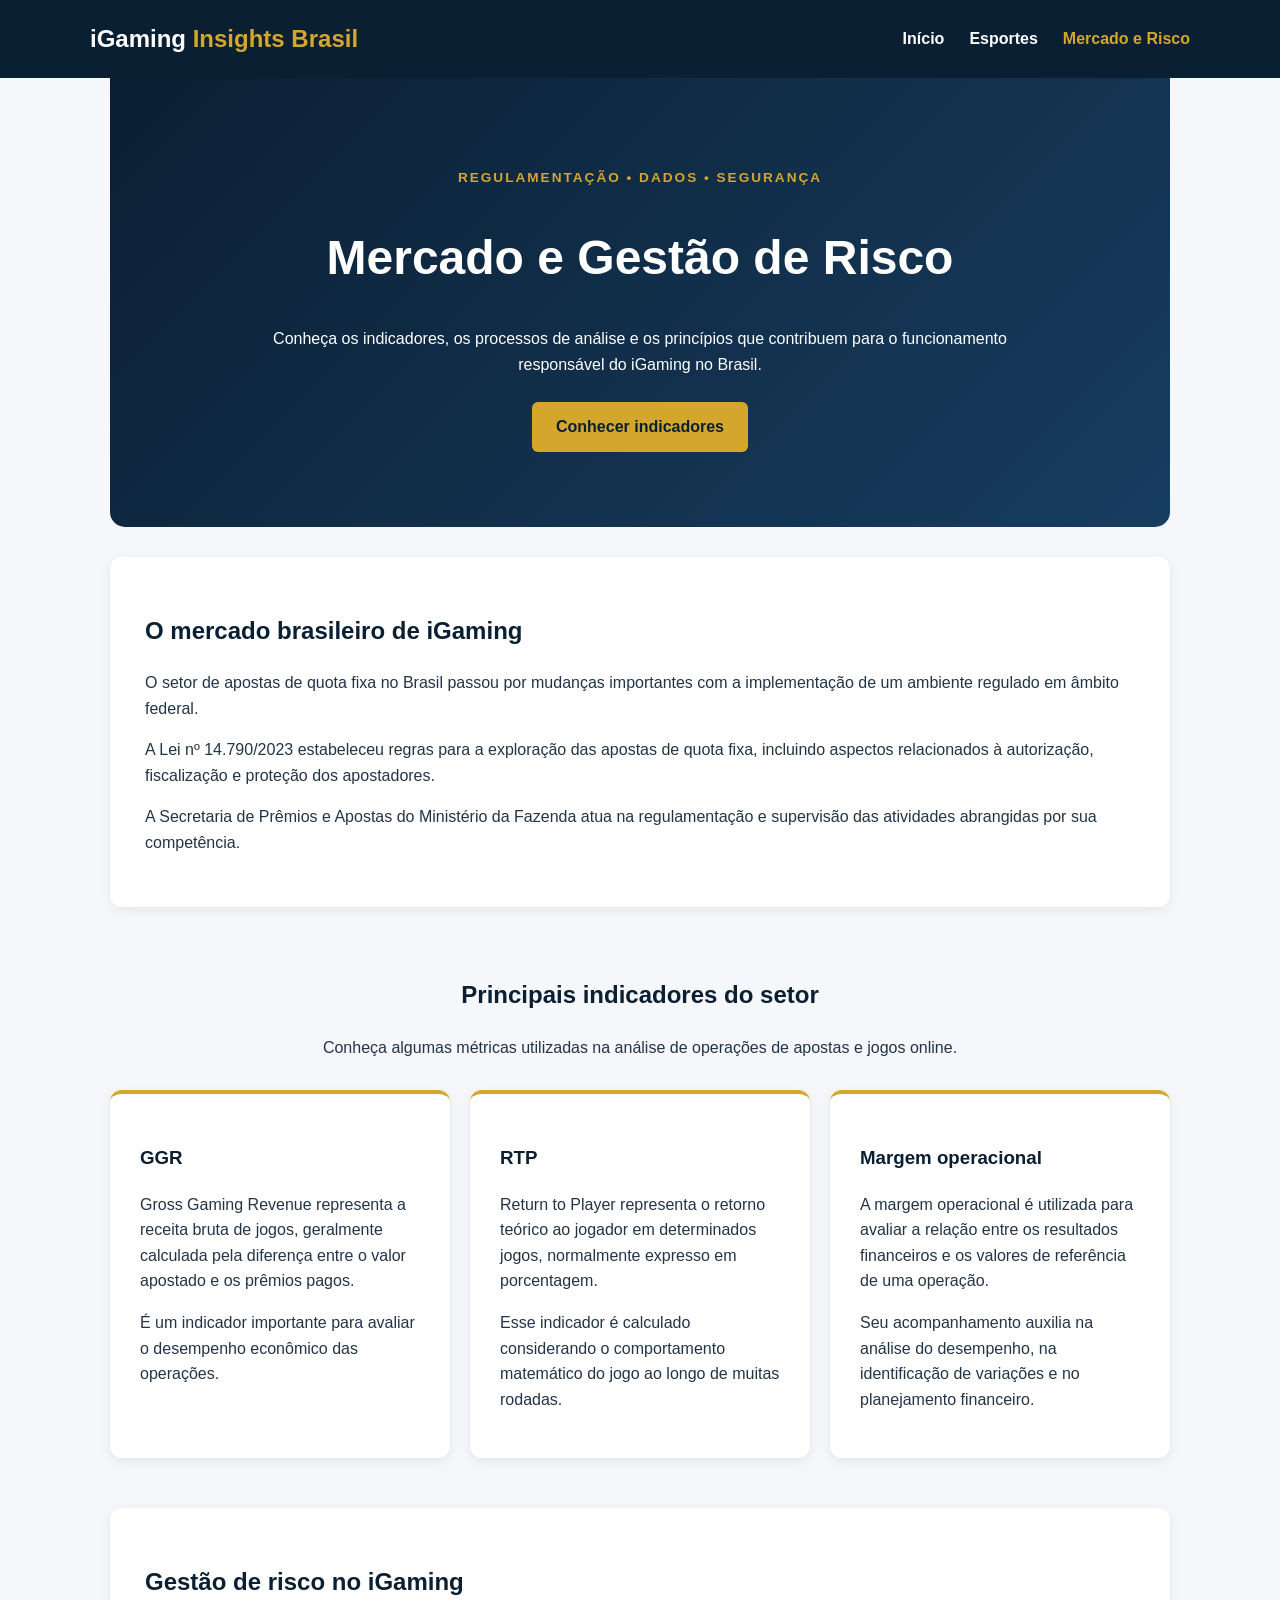
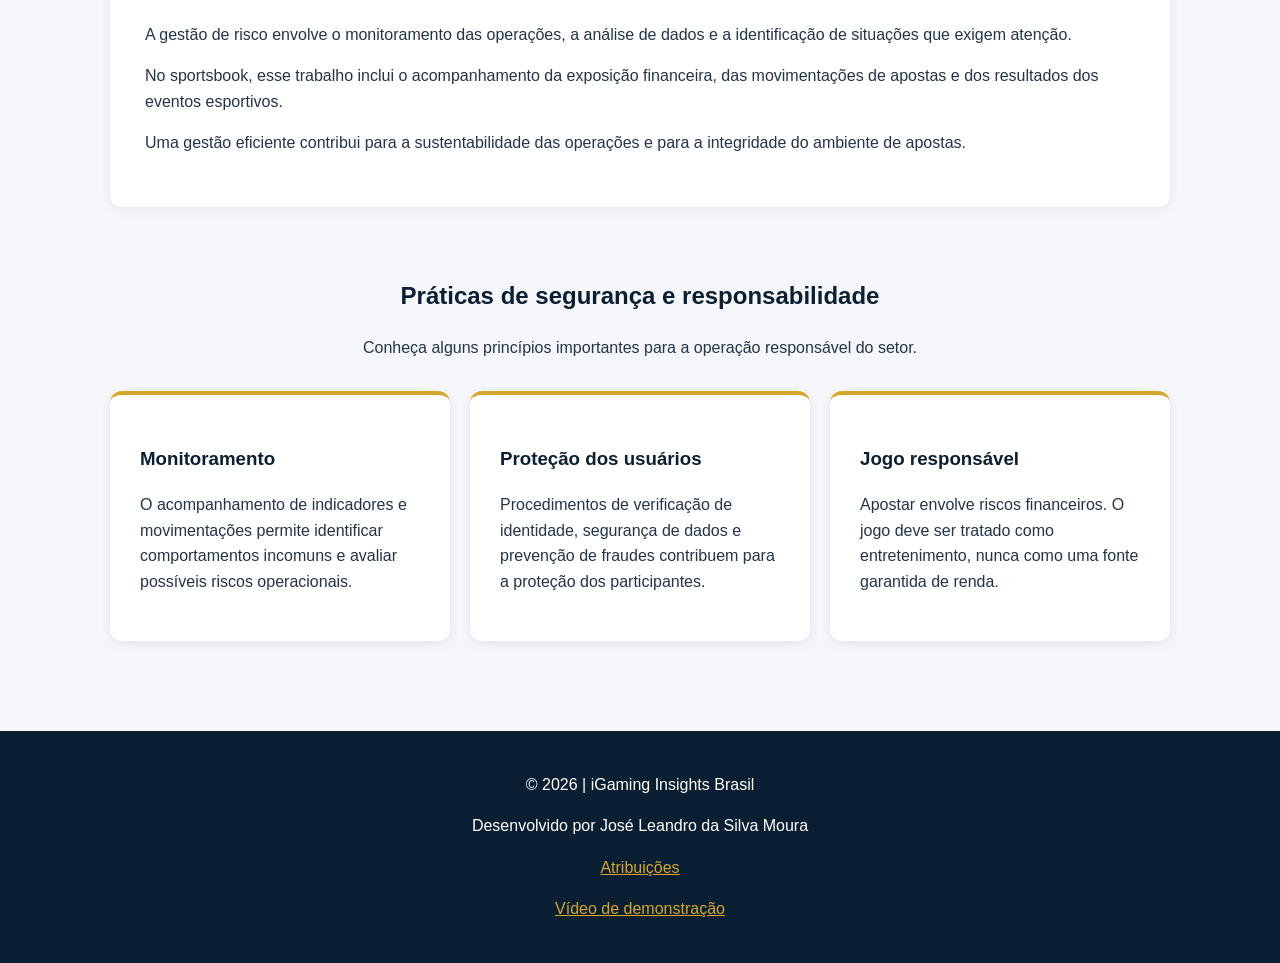
<file: final/mercado.html>
﻿
<!DOCTYPE html>
<html lang="pt-BR">
<head>
    <meta charset="UTF-8">
    <meta name="viewport" content="width=device-width, initial-scale=1.0">

    <meta name="description" content="Conheça a regulamentação do iGaming no Brasil, os indicadores GGR e RTP, a gestão de risco e o jogo responsável.">
    <meta name="author" content="José Leandro da Silva Moura">

    <meta property="og:title" content="Mercado e Risco | iGaming Insights Brasil">
    <meta property="og:description" content="Conteúdo educativo sobre regulamentação, indicadores e gestão de risco no mercado brasileiro de iGaming.">
    <meta property="og:type" content="website">
    <meta property="og:url" content="https://jubileujandira.github.io/wdd231/final/mercado.html">

    <title>Mercado e Risco | iGaming Insights Brasil</title>

    <link rel="stylesheet" href="estilos/base.css">
    <link rel="stylesheet" href="estilos/mercado.css">
    <link rel="icon" type="image/svg+xml" href="imagens/favicon.svg">
    <link rel="preconnect" href="https://fonts.googleapis.com">
    <link rel="preconnect" href="https://fonts.gstatic.com" crossorigin>
    <link href="https://fonts.googleapis.com/css2?family=Roboto:wght@400;500;600;700&display=swap" rel="stylesheet">
    <meta property="og:image" content="https://jubileujandira.github.io/wdd231/final/imagens/og-image.png">
</head>

<body>
    <header class="site-header">
        <div class="header-container">
            <h1>iGaming <span>Insights Brasil</span></h1>

            <button
                id="menu-button"
                type="button"
                aria-label="Abrir menu de navegação"
                aria-expanded="false"
                aria-controls="main-nav">
                ☰
            </button>

            <nav id="main-nav" aria-label="Navegação principal">
                <a href="index.html">Início</a>
                <a href="esportes.html">Esportes</a>
                <a href="mercado.html" aria-current="page">Mercado e Risco</a>
            </nav>
        </div>
    </header>

    <main>
        <section class="hero">
            <div class="hero-content">
                <p class="hero-label">
                    REGULAMENTAÇÃO • DADOS • SEGURANÇA
                </p>

                <h2>Mercado e Gestão de Risco</h2>

                <p>
                    Conheça os indicadores, os processos de análise
                    e os princípios que contribuem para o
                    funcionamento responsável do iGaming no Brasil.
                </p>

                <a class="button-primary" href="#indicadores">
                    Conhecer indicadores
                </a>
            </div>
        </section>

        <section class="intro">
            <h2>O mercado brasileiro de iGaming</h2>

            <p>
                O setor de apostas de quota fixa no Brasil passou
                por mudanças importantes com a implementação
                de um ambiente regulado em âmbito federal.
            </p>

            <p>
                A Lei nº 14.790/2023 estabeleceu regras para
                a exploração das apostas de quota fixa,
                incluindo aspectos relacionados à autorização,
                fiscalização e proteção dos apostadores.
            </p>

            <p>
                A Secretaria de Prêmios e Apostas do Ministério
                da Fazenda atua na regulamentação e supervisão
                das atividades abrangidas por sua competência.
            </p>
        </section>

        <section class="areas-section" id="indicadores">
            <h2>Principais indicadores do setor</h2>

            <p class="section-description">
                Conheça algumas métricas utilizadas na análise
                de operações de apostas e jogos online.
            </p>

            <div class="cards-container">
                <article class="info-card">
                    <h3>GGR</h3>

                    <p>
                        Gross Gaming Revenue representa a
                        receita bruta de jogos, geralmente
                        calculada pela diferença entre o valor
                        apostado e os prêmios pagos.
                    </p>

                    <p>
                        É um indicador importante para avaliar
                        o desempenho econômico das operações.
                    </p>
                </article>

                <article class="info-card">
                    <h3>RTP</h3>

                    <p>
                        Return to Player representa o retorno
                        teórico ao jogador em determinados
                        jogos, normalmente expresso
                        em porcentagem.
                    </p>

                    <p>
                        Esse indicador é calculado considerando
                        o comportamento matemático do jogo
                        ao longo de muitas rodadas.
                    </p>
                </article>

                <article class="info-card">
                    <h3>Margem operacional</h3>

                    <p>
                        A margem operacional é utilizada para
                        avaliar a relação entre os resultados
                        financeiros e os valores de referência
                        de uma operação.
                    </p>

                    <p>
                        Seu acompanhamento auxilia na análise
                        do desempenho, na identificação de
                        variações e no planejamento financeiro.
                    </p>
                </article>
            </div>
        </section>

        <section class="intro">
            <h2>Gestão de risco no iGaming</h2>

            <p>
                A gestão de risco envolve o monitoramento das
                operações, a análise de dados e a identificação
                de situações que exigem atenção.
            </p>

            <p>
                No sportsbook, esse trabalho inclui o
                acompanhamento da exposição financeira,
                das movimentações de apostas e dos
                resultados dos eventos esportivos.
            </p>

            <p>
                Uma gestão eficiente contribui para a
                sustentabilidade das operações e para
                a integridade do ambiente de apostas.
            </p>
        </section>

        <section class="areas-section">
            <h2>Práticas de segurança e responsabilidade</h2>

            <p class="section-description">
                Conheça alguns princípios importantes para
                a operação responsável do setor.
            </p>

            <div class="cards-container">
                <article class="info-card">
                    <h3>Monitoramento</h3>

                    <p>
                        O acompanhamento de indicadores e
                        movimentações permite identificar
                        comportamentos incomuns e avaliar
                        possíveis riscos operacionais.
                    </p>
                </article>

                <article class="info-card">
                    <h3>Proteção dos usuários</h3>

                    <p>
                        Procedimentos de verificação de
                        identidade, segurança de dados e
                        prevenção de fraudes contribuem
                        para a proteção dos participantes.
                    </p>
                </article>

                <article class="info-card">
                    <h3>Jogo responsável</h3>

                    <p>
                        Apostar envolve riscos financeiros.
                        O jogo deve ser tratado como
                        entretenimento, nunca como
                        uma fonte garantida de renda.
                    </p>
                </article>
            </div>
        </section>
    </main>

    <footer class="site-footer">
        <p>© 2026 | iGaming Insights Brasil</p>

        <p>
            Desenvolvido por José Leandro da Silva Moura
        </p>

        <p>
            <a href="atribuicoes.html">Atribuições</a>
        </p>

        <p>
            <a href="#" id="video-link">Vídeo de demonstração</a>
        </p>
    </footer>

    <script type="module" src="scripts/main.js"></script>
</body>
</html>
</file>
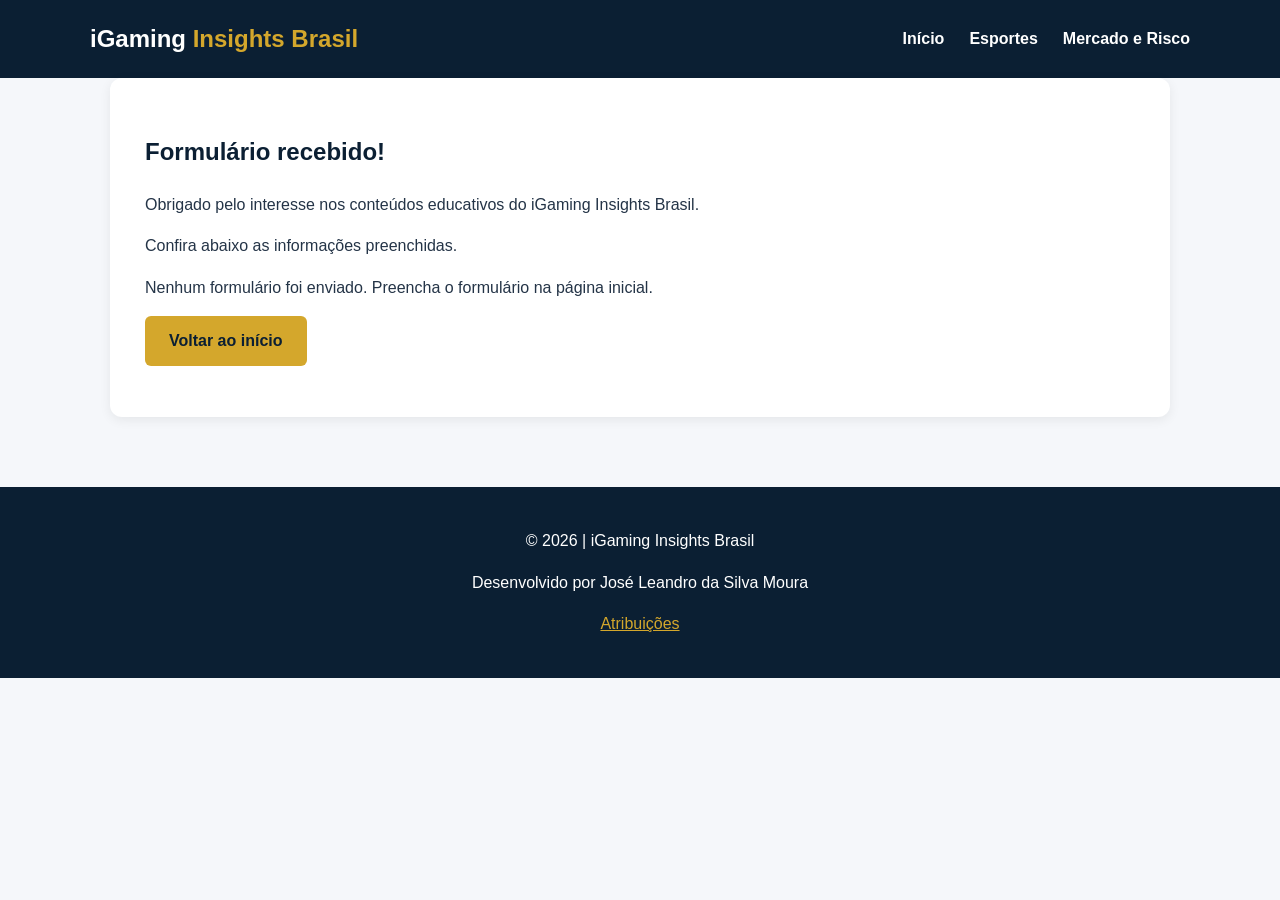
<file: final/obrigado.html>
﻿
<!DOCTYPE html>
<html lang="pt-BR">
<head>
    <meta charset="UTF-8">
    <meta name="viewport" content="width=device-width, initial-scale=1.0">

    <meta name="description" content="Confirmação do formulário de interesse em conteúdos educativos do iGaming Insights Brasil.">
    <meta name="author" content="José Leandro da Silva Moura">
    

    <title>Confirmação | iGaming Insights Brasil</title>

    <link rel="stylesheet" href="estilos/base.css">
    <link rel="stylesheet" href="estilos/obrigado.css">
    <link rel="icon" type="image/svg+xml" href="imagens/favicon.svg">
    <link rel="preconnect" href="https://fonts.googleapis.com">
    <link rel="preconnect" href="https://fonts.gstatic.com" crossorigin>
    <link href="https://fonts.googleapis.com/css2?family=Roboto:wght@400;500;600;700&display=swap" rel="stylesheet">
    <meta property="og:image" content="https://jubileujandira.github.io/wdd231/final/imagens/og-image.png">
    <meta property="og:title" content="Confirmação de Interesse | iGaming Insights Brasil">
    <meta property="og:description" content="Confira a confirmação do formulário de interesse enviado pelo portal educativo iGaming Insights Brasil.">
    <meta property="og:url" content="https://jubileujandira.github.io/wdd231/final/obrigado.html">
</head>

<body>
    <header class="site-header">
        <div class="header-container">
            <h1>iGaming <span>Insights Brasil</span></h1>

            <button
                id="menu-button"
                type="button"
                aria-label="Abrir menu de navegação"
                aria-expanded="false"
                aria-controls="main-nav">
                ☰
            </button>

            <nav id="main-nav" aria-label="Navegação principal">
                <a href="index.html">Início</a>
                <a href="esportes.html">Esportes</a>
                <a href="mercado.html">Mercado e Risco</a>
            </nav>
        </div>
    </header>

    <main>
        <section class="intro">
            <h2>Formulário recebido!</h2>

            <p>
                Obrigado pelo interesse nos conteúdos educativos
                do iGaming Insights Brasil.
            </p>

            <p>
                Confira abaixo as informações preenchidas.
            </p>

            <div id="dados-formulario" aria-live="polite">
                <p>Carregando informações...</p>
            </div>

            <p>
                <a class="button-primary" href="index.html">
                    Voltar ao início
                </a>
            </p>
        </section>
    </main>

    <footer class="site-footer">
        <p>© 2026 | iGaming Insights Brasil</p>
        <p>Desenvolvido por José Leandro da Silva Moura</p>
        <p><a href="atribuicoes.html">Atribuições</a></p>
    </footer>

    <script type="module" src="scripts/main.js"></script>
    <script type="module" src="scripts/obrigado.js"></script>
</body>
</html>
</file>
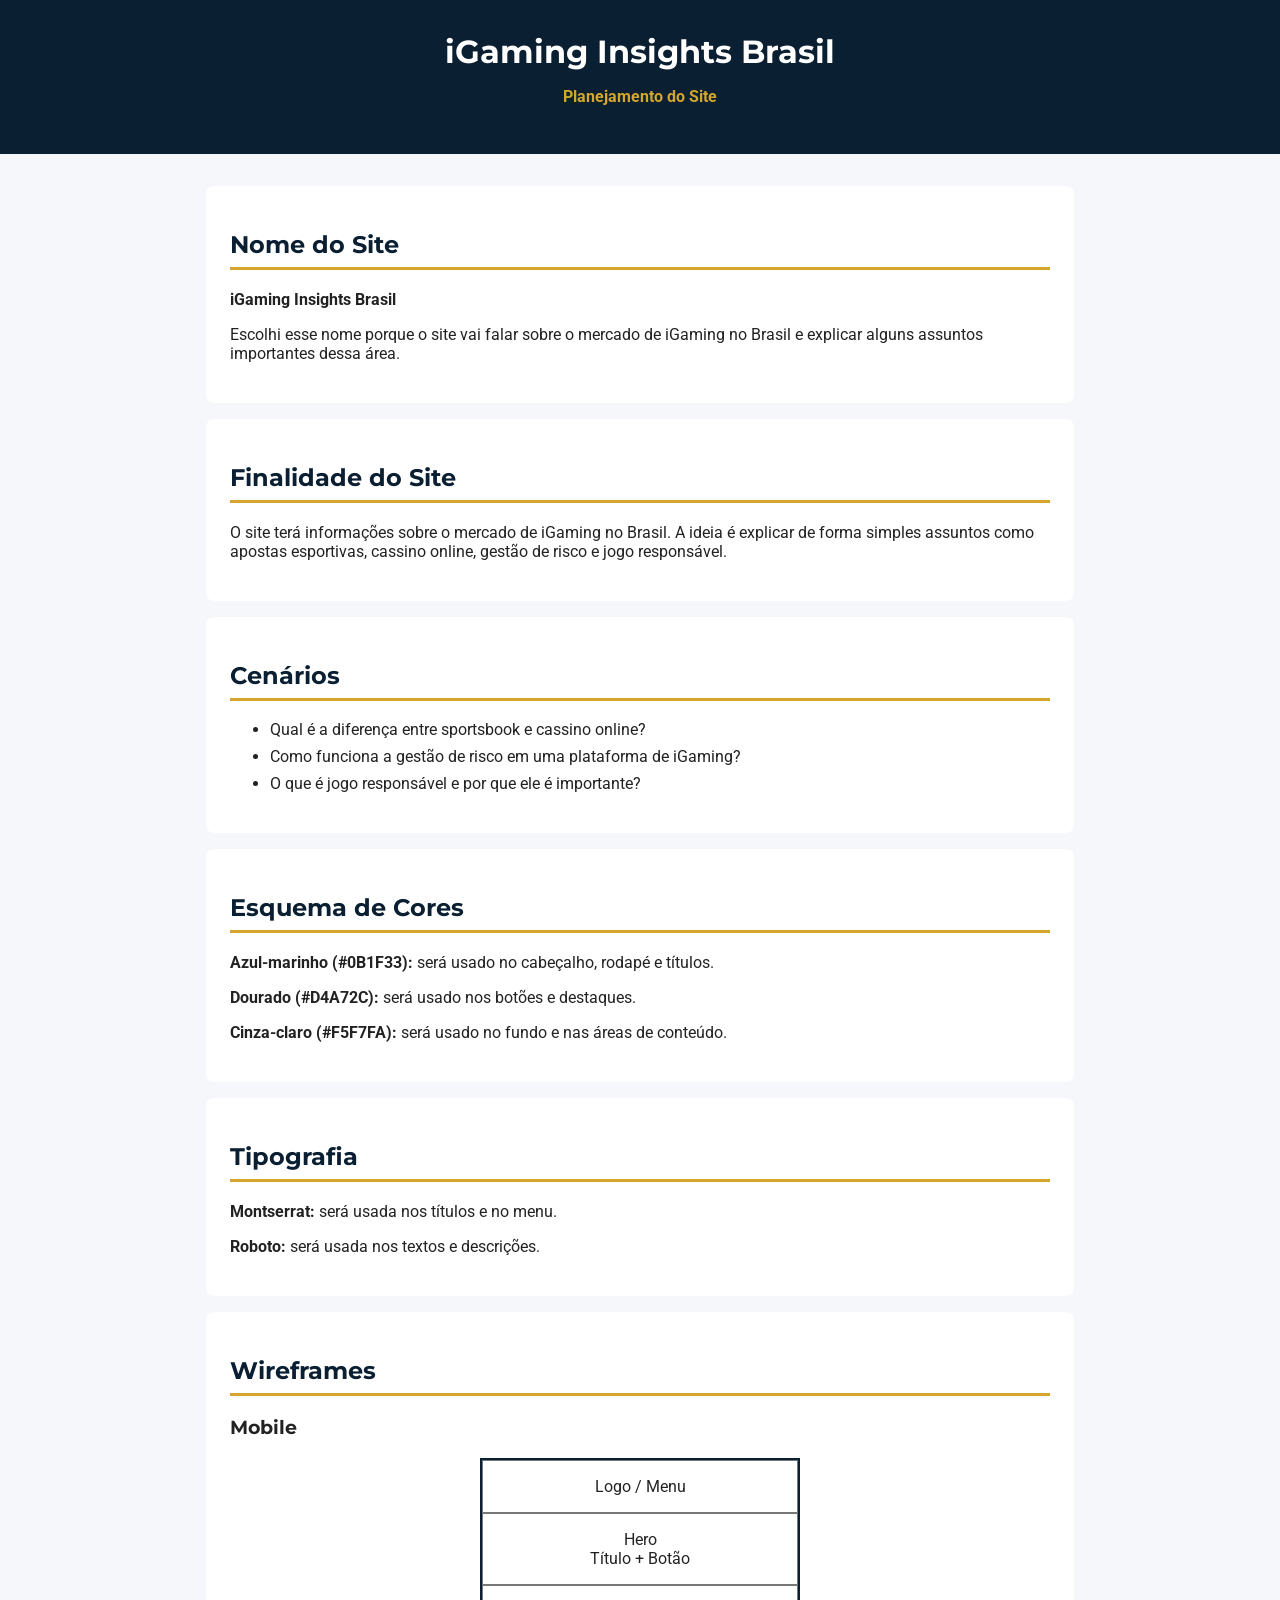
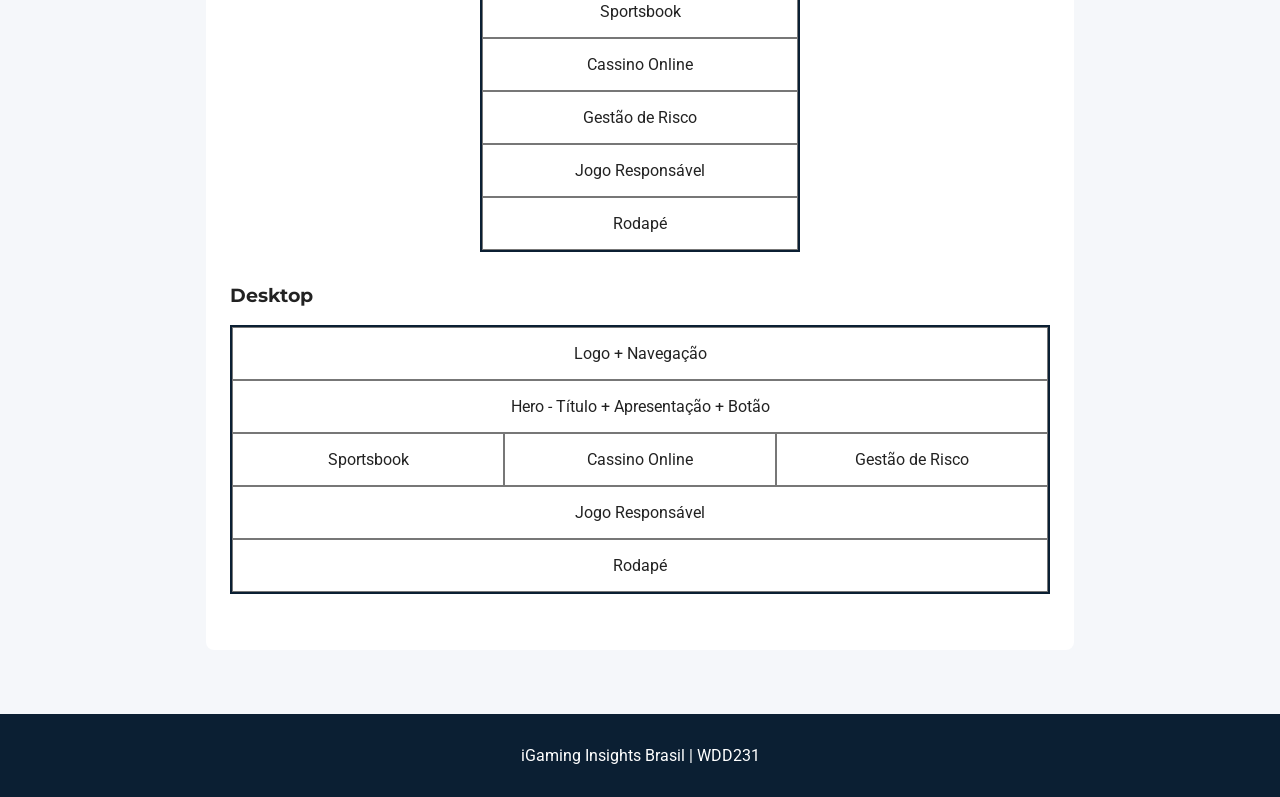
<file: projeto/siteplan.html>
<!DOCTYPE html>
<html lang="pt-BR">
<head>
    <meta charset="UTF-8">
    <meta name="viewport" content="width=device-width, initial-scale=1.0">
    <meta name="description" content="Planejamento do site iGaming Insights Brasil">
    <meta name="author" content="José Leandro da Silva Moura">

    <title>Planejamento | iGaming Insights Brasil</title>

    <link rel="stylesheet" href="styles/siteplan.css">
</head>

<body>
    <header>
        <h1>iGaming Insights Brasil</h1>
        <p>Planejamento do Site</p>
    </header>

    <main>
        <section>
            <h2>Nome do Site</h2>
            <p><strong>iGaming Insights Brasil</strong></p>
            <p>
                Escolhi esse nome porque o site vai falar sobre o mercado
                de iGaming no Brasil e explicar alguns assuntos importantes
                dessa área.
            </p>
        </section>

        <section>
            <h2>Finalidade do Site</h2>
            <p>
                O site terá informações sobre o mercado de iGaming no Brasil.
                A ideia é explicar de forma simples assuntos como apostas
                esportivas, cassino online, gestão de risco e jogo responsável.
            </p>
        </section>

        <section>
            <h2>Cenários</h2>
            <ul>
                <li>Qual é a diferença entre sportsbook e cassino online?</li>
                <li>Como funciona a gestão de risco em uma plataforma de iGaming?</li>
                <li>O que é jogo responsável e por que ele é importante?</li>
            </ul>
        </section>

        <section>
            <h2>Esquema de Cores</h2>

            <p><strong>Azul-marinho (#0B1F33):</strong>
                será usado no cabeçalho, rodapé e títulos.
            </p>

            <p><strong>Dourado (#D4A72C):</strong>
                será usado nos botões e destaques.
            </p>

            <p><strong>Cinza-claro (#F5F7FA):</strong>
                será usado no fundo e nas áreas de conteúdo.
            </p>
        </section>

        <section>
            <h2>Tipografia</h2>

            <p>
                <strong>Montserrat:</strong> será usada nos títulos e no menu.
            </p>

            <p>
                <strong>Roboto:</strong> será usada nos textos e descrições.
            </p>
        </section>

        <section>
            <h2>Wireframes</h2>

            <h3>Mobile</h3>
            <div class="wireframe mobile">
                <div>Logo / Menu</div>
                <div>Hero<br>Título + Botão</div>
                <div>Sportsbook</div>
                <div>Cassino Online</div>
                <div>Gestão de Risco</div>
                <div>Jogo Responsável</div>
                <div>Rodapé</div>
            </div>

            <h3>Desktop</h3>
            <div class="wireframe desktop">
                <div class="full">Logo + Navegação</div>
                <div class="full">Hero - Título + Apresentação + Botão</div>
                <div>Sportsbook</div>
                <div>Cassino Online</div>
                <div>Gestão de Risco</div>
                <div class="full">Jogo Responsável</div>
                <div class="full">Rodapé</div>
            </div>
        </section>
    </main>

    <footer>
        <p>iGaming Insights Brasil | WDD231</p>
    </footer>
</body>
</html>
</file>
<file: camara/estilos/telas-pequenas.css>
body {
  font-family: "Roboto", Arial, Helvetica, sans-serif;
  background-color: #f4f4f4;
  color: #222;
}

header {
  background-color: #12355b;
  color: white;
}

.cabecalho {
  padding: 1rem;
  display: flex;
  justify-content: space-between;
  align-items: center;
}

.nome-site span {
  display: block;
  margin-bottom: 0.3rem;
  font-size: 2rem;
  font-weight: 700;
}

.nome-site p {
  margin: 0;
}

#menu {
  background-color: transparent;
  color: white;
  border: 1px solid white;
  padding: 0.5rem 0.7rem;
  cursor: pointer;
  font-size: 1.4rem;
}

nav {
  background-color: #0b2545;
  display: none;
  flex-direction: column;
}

nav.aberto {
  display: flex;
}

nav a {
  color: white;
  text-decoration: none;
  padding: 0.8rem 1rem;
  text-align: center;
}

nav a:hover,
nav a.ativo {
  background-color: #1d5d8f;
}

main {
  max-width: 1100px;
  margin: 0 auto;
  padding: 1rem;
}

main h1 {
  text-align: center;
  font-size: 1.8rem;
}

/* =========================
   DIRETÓRIO
   ========================= */

.visualizacao {
  display: flex;
  justify-content: center;
  gap: 0.5rem;
  margin: 1rem 0 1.5rem;
}

.visualizacao button {
  padding: 0.6rem 1rem;
  border: 1px solid #12355b;
  background-color: white;
  cursor: pointer;
  border-radius: 4px;
}

.visualizacao button:hover {
  background-color: #12355b;
  color: white;
}

/* VISUALIZAÇÃO EM GRADE */

#membros.grade {
  display: grid;
  grid-template-columns: repeat(auto-fit, minmax(220px, 1fr));
  gap: 1rem;
}

/* VISUALIZAÇÃO EM LISTA */

#membros.lista {
  display: block;
}

#membros.lista section {
  margin-bottom: 0.7rem;
}

/* IMAGENS APARECEM NA GRADE */

#membros.grade img {
  display: block;
  max-width: 100%;
  height: auto;
  margin: 0 auto 1rem;
}

/* IMAGENS NÃO APARECEM NA LISTA */

#membros.lista img {
  display: none;
}

#membros section {
  background-color: white;
  border: 1px solid #ccc;
  border-radius: 6px;
  padding: 1rem;
}

#membros h3 {
  color: #12355b;
}

#membros a {
  color: #0645ad;
}

/* =========================
   PÁGINA INICIAL
   ========================= */

/* HERO */

.hero {
  position: relative;
  margin-bottom: 1.5rem;
  overflow: hidden;
  border-radius: 6px;
}

.hero img {
  display: block;
  width: 100%;
  height: 350px;
  object-fit: cover;
}

.hero-conteudo {
  background-color: #12355b;
  color: white;
  padding: 1.2rem;
  text-align: center;
}

.hero-conteudo h2 {
  margin-top: 0;
}

.hero-conteudo p {
  line-height: 1.5;
}

.cta {
  display: inline-block;
  background-color: white;
  color: #12355b;
  padding: 0.8rem 1.2rem;
  margin-top: 0.5rem;
  border-radius: 5px;
  text-decoration: none;
  font-weight: 700;
}

.cta:hover {
  background-color: #e6e6e6;
}

/* EVENTOS, CLIMA E PREVISÃO */

.informacoes {
  display: grid;
  grid-template-columns: 1fr;
  gap: 1rem;
  margin-bottom: 2rem;
}

.eventos,
.clima,
.previsao {
  background-color: white;
  border: 1px solid #ccc;
  border-radius: 6px;
  padding: 1rem;
}

.eventos h2,
.clima h2,
.previsao h2 {
  background-color: #12355b;
  color: white;
  margin: -1rem -1rem 1rem;
  padding: 0.7rem;
  text-align: center;
}

.eventos h3 {
  color: #12355b;
}

/* EMPRESAS EM DESTAQUE */

.destaques {
  margin-top: 1.5rem;
}

.destaques > h2 {
  text-align: center;
  color: #12355b;
}

#empresas-destaque {
  display: grid;
  grid-template-columns: 1fr;
  gap: 1rem;
}

#empresas-destaque section {
  background-color: white;
  border: 1px solid #ccc;
  border-radius: 6px;
  padding: 1rem;
  text-align: center;
}

#empresas-destaque img {
  display: block;
  max-width: 180px;
  width: 100%;
  height: auto;
  margin: 0 auto 1rem;
}

#empresas-destaque h3 {
  color: #12355b;
}

#empresas-destaque a {
  color: #0645ad;
  overflow-wrap: anywhere;
}

/* =========================
   RODAPÉ
   ========================= */

footer {
  background-color: #12355b;
  color: white;
  padding: 1.5rem;
  text-align: center;
  margin-top: 2rem;
}

footer p {
  margin: 0.4rem 0;
}
/* =========================
   PÁGINA DE ASSOCIAÇÃO
   ========================= */

.conteudo-associacao {
  display: grid;
  grid-template-columns: 1fr;
  gap: 2rem;
}

.area-formulario,
.niveis-associacao {
  background-color: white;
  border: 1px solid #ccc;
  border-radius: 6px;
  padding: 1rem;
}

.area-formulario h2,
.niveis-associacao h2 {
  color: #12355b;
  text-align: center;
}

/* FORMULÁRIO */

.area-formulario form {
  display: flex;
  flex-direction: column;
  gap: 1rem;
}

.area-formulario label {
  display: flex;
  flex-direction: column;
  gap: 0.4rem;
  font-weight: 500;
}

.area-formulario input,
.area-formulario select,
.area-formulario textarea {
  width: 100%;
  box-sizing: border-box;
  padding: 0.7rem;
  border: 1px solid #999;
  border-radius: 4px;
  font: inherit;
}

.area-formulario input:focus,
.area-formulario select:focus,
.area-formulario textarea:focus {
  outline: 2px solid #1d5d8f;
  outline-offset: 2px;
}

.area-formulario button[type="submit"] {
  background-color: #12355b;
  color: white;
  border: none;
  border-radius: 5px;
  padding: 0.9rem;
  font-size: 1rem;
  font-weight: 700;
  cursor: pointer;
}

.area-formulario button[type="submit"]:hover {
  background-color: #1d5d8f;
}

/* CARTÕES DOS NÍVEIS */

.niveis-associacao {
  display: flex;
  flex-direction: column;
  gap: 1rem;
}

.cartao-nivel {
  background-color: #f4f4f4;
  border: 1px solid #ccc;
  border-radius: 8px;
  padding: 1.2rem;
  text-align: center;

  animation: entradaCartao 1s ease-out both;
}

.cartao-nivel:nth-of-type(2) {
  animation-delay: 0.2s;
}

.cartao-nivel:nth-of-type(3) {
  animation-delay: 0.4s;
}

.cartao-nivel:nth-of-type(4) {
  animation-delay: 0.6s;
}

.cartao-nivel:nth-of-type(5) {
  animation-delay: 0.8s;
}

.cartao-nivel h3 {
  color: #12355b;
}

.cartao-nivel button {
  background-color: #12355b;
  color: white;
  border: none;
  border-radius: 5px;
  padding: 0.7rem 1rem;
  cursor: pointer;
}

.cartao-nivel button:hover {
  background-color: #1d5d8f;
}

/* ANIMAÇÃO INICIAL DOS CARTÕES */

@keyframes entradaCartao {
  from {
    opacity: 0;
    transform: translateY(25px);
  }

  to {
    opacity: 1;
    transform: translateY(0);
  }
}

/* MODAIS */

dialog {
  max-width: 500px;
  width: calc(100% - 3rem);
  border: none;
  border-radius: 8px;
  padding: 1.5rem;
}

dialog::backdrop {
  background-color: rgba(0, 0, 0, 0.6);
}

dialog h2 {
  color: #12355b;
}

.fechar-modal {
  background-color: #12355b;
  color: white;
  border: none;
  border-radius: 5px;
  padding: 0.7rem 1rem;
  cursor: pointer;
}

.fechar-modal:hover {
  background-color: #1d5d8f;
}

/* =========================
   PÁGINA DE AGRADECIMENTO
   ========================= */

.agradecimento {
  max-width: 700px;
  margin: 2rem auto;
  background-color: white;
  border: 1px solid #ccc;
  border-radius: 8px;
  padding: 1.5rem;
}

.agradecimento h1,
.agradecimento h2 {
  color: #12355b;
}

#dados-enviados {
  background-color: #f4f4f4;
  border-left: 5px solid #12355b;
  padding: 1rem;
  margin: 1.5rem 0;
}

.voltar-inicio {
  display: inline-block;
  background-color: #12355b;
  color: white;
  text-decoration: none;
  padding: 0.8rem 1rem;
  border-radius: 5px;
}

.voltar-inicio:hover {
  background-color: #1d5d8f;
}
</file>
<file: camara/estilos/telas-grandes.css>
@media screen and (min-width: 700px) {

  /* =========================
     CABEÇALHO E NAVEGAÇÃO
     ========================= */

  #menu {
    display: none;
  }

  nav {
    display: flex;
    flex-direction: row;
    justify-content: center;
  }

  nav a {
    min-width: 120px;
  }

  /* =========================
     DIRETÓRIO
     ========================= */

  /* VISUALIZAÇÃO EM GRADE */

  #membros.grade {
    display: grid;
    grid-template-columns: repeat(3, 1fr);
    gap: 1rem;
  }

  /* VISUALIZAÇÃO EM LISTA */

  #membros.lista {
    display: block;
  }

  #membros.lista section {
    margin-bottom: 0.7rem;
  }

  /* Na lista as imagens não devem aparecer */

  #membros.lista img {
    display: none;
  }

  /* =========================
     PÁGINA INICIAL
     ========================= */

  /* HERO */

  .hero {
    position: relative;
  }

  .hero img {
    width: 100%;
    height: 450px;
    object-fit: cover;
  }

  .hero-conteudo {
    position: absolute;
    left: 2rem;
    bottom: 2rem;
    max-width: 450px;
    background-color: rgba(18, 53, 91, 0.95);
    border-radius: 6px;
    text-align: left;
  }

  /* EVENTOS, CLIMA E PREVISÃO */

  .informacoes {
    grid-template-columns: 2fr 1fr 1fr;
    align-items: stretch;
  }

  .eventos,
  .clima,
  .previsao {
    min-height: 220px;
  }

  /* EMPRESAS EM DESTAQUE */

  #empresas-destaque {
    grid-template-columns: repeat(3, 1fr);
  }

  #empresas-destaque section {
    display: flex;
    flex-direction: column;
    align-items: center;
  }

  #empresas-destaque img {
    height: 120px;
    object-fit: contain;
  }

  /* =========================
     PÁGINA DE ASSOCIAÇÃO
     ========================= */

  .conteudo-associacao {
    display: grid;
    grid-template-columns: 2fr 1fr;
    gap: 2rem;
    align-items: start;
  }

  .area-formulario {
    padding: 1.5rem;
  }

  .niveis-associacao {
    padding: 1.5rem;
  }

  dialog {
    max-width: 500px;
  }

  /* =========================
     PÁGINA DE AGRADECIMENTO
     ========================= */

  .agradecimento {
    max-width: 700px;
    margin: 2rem auto;
    padding: 2rem;
  }

  /* =========================
     RODAPÉ
     ========================= */

  footer {
    display: flex;
    justify-content: space-around;
    text-align: left;
  }

}
</file>
<file: camara/estilos/sobre.css>
/* S05 - Página Sobre a Câmara de Comércio */

.introducao {
  max-width: 900px;
  margin: 1rem auto 2rem;
  line-height: 1.6;
}

/* Mensagem sobre a última visita */
#mensagem-visita {
  padding: 1rem;
  margin: 1.5rem 0;
  background-color: #e8f2fa;
  color: #173b59;
  border-left: 4px solid #17639b;
  border-radius: 5px;
}

/* Área dos pontos turísticos */
.lugares {
  margin: 2rem 0;
}

.lugares > h2 {
  margin-bottom: 1.5rem;
}

.grade-lugares {
  display: grid;
  gap: 1.25rem;
  grid-template-columns: 1fr;
  grid-template-areas:
    "lugar1"
    "lugar2"
    "lugar3"
    "lugar4"
    "lugar5"
    "lugar6"
    "lugar7"
    "lugar8";
}

/* Cartões */
.cartao-lugar {
  min-width: 0;
  overflow: hidden;
  background-color: #fff;
  color: #222;
  border: 1px solid #ddd;
  border-radius: 8px;
  padding: 1rem;
  box-shadow: 0 2px 6px rgba(0, 0, 0, 0.1);
}

.cartao-lugar h2 {
  font-size: 1.2rem;
  margin: 0 0 1rem;
  color: #173b59;
}

.cartao-lugar figure {
  margin: 0;
}

.cartao-lugar img {
  display: block;
  width: 100%;
  height: auto;
  aspect-ratio: 3 / 2;
  object-fit: cover;
  border-radius: 5px;
}

.cartao-lugar address {
  margin: 1rem 0;
  font-style: normal;
  font-weight: 700;
  line-height: 1.5;
}

.cartao-lugar p {
  line-height: 1.6;
}

.cartao-lugar button {
  padding: 0.7rem 1rem;
  background-color: #174e78;
  color: white;
  border: none;
  border-radius: 5px;
  cursor: pointer;
}

.cartao-lugar button:focus-visible {
  outline: 3px solid #f0a500;
  outline-offset: 3px;
}

.detalhes-lugar {
  margin-top: 1rem;
  padding: 0.75rem;
  background-color: #edf4fa;
  color: #173b59;
  border-radius: 5px;
}

.detalhes-lugar[hidden] {
  display: none;
}

/* Telas médias: 641px até 1024px */
@media (min-width: 641px) and (max-width: 1024px) {
  .grade-lugares {
    grid-template-columns: repeat(2, minmax(0, 1fr));
    grid-template-areas:
      "lugar1 lugar2"
      "lugar3 lugar4"
      "lugar5 lugar6"
      "lugar7 lugar8";
  }
}

/* Telas grandes: 1025px ou mais */
@media (min-width: 1025px) {
  .grade-lugares {
    grid-template-columns: repeat(4, minmax(0, 1fr));
    grid-template-areas:
      "lugar1 lugar2 lugar3 lugar4"
      "lugar5 lugar6 lugar7 lugar8";
  }
}

/* Efeitos apenas para dispositivos com mouse */
@media (hover: hover) and (pointer: fine) {
  .cartao-lugar img {
    transition: transform 0.3s ease, filter 0.3s ease;
  }

  .cartao-lugar img:hover {
    transform: scale(1.03);
    filter: brightness(1.08);
  }

  .cartao-lugar button:hover {
    background-color: #103b5c;
  }
}

/* Respeitar preferência por movimento reduzido */
@media (prefers-reduced-motion: reduce) {
  .cartao-lugar img {
    transition: none;
  }
}
</file>
<file: final/estilos/base.css>
:root {
    --primary-color: #0b1f33;
    --secondary-color: #d4a72c;
    --background-color: #f5f7fa;
    --text-color: #243447;
    --white: #ffffff;
}

* {
    box-sizing: border-box;
}

html {
    scroll-behavior: smooth;
}

body {
    margin: 0;
    font-family: Arial, sans-serif;
    background-color: var(--background-color);
    color: var(--text-color);
    line-height: 1.6;
}

a {
    color: #125a91;
}

a:focus-visible,
button:focus-visible,
input:focus-visible,
select:focus-visible,
textarea:focus-visible {
    outline: 3px solid var(--secondary-color);
    outline-offset: 3px;
}

/* CABEÇALHO */

.site-header {
    background-color: var(--primary-color);
    color: var(--white);
    padding: 20px;
}

.header-container {
    max-width: 1100px;
    margin: auto;
    display: flex;
    align-items: center;
    justify-content: space-between;
    gap: 20px;
}

.site-header h1 {
    font-size: 1.5rem;
    margin: 0;
}

.site-header h1 span {
    color: var(--secondary-color);
}

nav {
    display: flex;
    align-items: center;
    gap: 25px;
}

nav a {
    color: var(--white);
    font-weight: bold;
    text-decoration: none;
}

nav a:hover,
nav a[aria-current="page"] {
    color: var(--secondary-color);
}

#menu-button {
    display: none;
    background: transparent;
    border: 1px solid var(--white);
    border-radius: 5px;
    color: var(--white);
    font-size: 1.5rem;
    padding: 5px 12px;
    cursor: pointer;
}

/* CONTEÚDO PRINCIPAL */

main {
    max-width: 1100px;
    margin: 0 auto;
    padding: 0 20px 40px;
}

section {
    margin-bottom: 30px;
}

section h2 {
    color: var(--primary-color);
}

/* APRESENTAÇÃO */

.hero {
    background: linear-gradient(135deg, #0b1f33, #173d60);
    color: var(--white);
    text-align: center;
    border-radius: 0 0 15px 15px;
    padding: 75px 30px;
}

.hero-content {
    max-width: 750px;
    margin: auto;
}

.hero-label {
    color: var(--secondary-color);
    font-size: 0.85rem;
    font-weight: bold;
    letter-spacing: 2px;
}

.hero h2 {
    color: var(--white);
    font-size: clamp(2rem, 5vw, 3rem);
    line-height: 1.2;
}

.hero p {
    margin-bottom: 25px;
}

.button-primary,
.button-secondary {
    display: inline-block;
    padding: 12px 24px;
    border-radius: 6px;
    text-decoration: none;
    font-weight: bold;
}

.button-primary {
    background-color: var(--secondary-color);
    color: var(--primary-color);
}

.button-primary:hover {
    background-color: #f0c44e;
}

.button-secondary {
    background-color: var(--primary-color);
    color: var(--white);
}

.button-secondary:hover {
    background-color: #173d60;
}

/* INTRODUÇÃO */

.intro,
.responsible-section {
    background-color: var(--white);
    padding: 35px;
    border-radius: 12px;
    box-shadow: 0 3px 12px rgb(0 0 0 / 7%);
}

/* CARTÕES */

.areas-section {
    padding: 20px 0;
}

.areas-section > h2,
.section-description {
    text-align: center;
}

.cards-container {
    display: grid;
    grid-template-columns: repeat(3, minmax(0, 1fr));
    gap: 20px;
    margin-top: 30px;
}

.info-card {
    background-color: var(--white);
    padding: 30px;
    border-radius: 12px;
    border-top: 4px solid var(--secondary-color);
    box-shadow: 0 3px 12px rgb(0 0 0 / 8%);
}

.card-icon {
    font-size: 2.5rem;
}

.info-card h3 {
    color: var(--primary-color);
}

.info-card a {
    font-weight: bold;
    text-decoration: none;
}

.info-card a:hover {
    text-decoration: underline;
}

/* FORMULÁRIO DE INTERESSE */

.form-section,
.formulario-section,
.contact-section {
    background-color: var(--white);
    padding: 35px;
    border-radius: 12px;
    box-shadow: 0 3px 12px rgb(0 0 0 / 7%);
    margin: 30px 0;
}

.form-section h2,
.formulario-section h2,
.contact-section h2 {
    color: var(--primary-color);
    margin-top: 0;
}

.form-section form,
.formulario-section form,
.contact-section form {
    display: flex;
    flex-direction: column;
    gap: 16px;
    max-width: 650px;
    margin-top: 25px;
}

/* Campos organizados verticalmente */

form label {
    display: block;
    font-weight: bold;
    color: var(--primary-color);
    margin-bottom: 6px;
}

form input:not([type="hidden"]):not([type="checkbox"]):not([type="radio"]),
form select,
form textarea {
    display: block;
    width: 100%;
    max-width: 650px;
    padding: 12px 14px;
    border: 1px solid #aab6c2;
    border-radius: 6px;
    background-color: var(--white);
    color: var(--text-color);
    font-family: inherit;
    font-size: 1rem;
    line-height: 1.5;
}

form input:not([type="hidden"]):not([type="checkbox"]):not([type="radio"]):focus,
form select:focus,
form textarea:focus {
    border-color: var(--secondary-color);
}

form textarea {
    min-height: 130px;
    resize: vertical;
}

form button[type="submit"],
form input[type="submit"] {
    background-color: var(--secondary-color);
    color: var(--primary-color);
    border: none;
    border-radius: 6px;
    padding: 13px 25px;
    font-size: 1rem;
    font-weight: bold;
    cursor: pointer;
    align-self: flex-start;
}

form button[type="submit"]:hover,
form input[type="submit"]:hover {
    background-color: #f0c44e;
}

form button[type="submit"]:active {
    transform: translateY(1px);
}

/* PÁGINA DE CONFIRMAÇÃO */

.confirmation-section,
.thank-you-section {
    background-color: var(--white);
    padding: 35px;
    border-radius: 12px;
    box-shadow: 0 3px 12px rgb(0 0 0 / 7%);
    margin: 30px 0;
}

.confirmation-section h2,
.thank-you-section h2 {
    color: var(--primary-color);
}

.confirmation-section p,
.thank-you-section p {
    overflow-wrap: anywhere;
}

/* RODAPÉ */

footer {
    background-color: var(--primary-color);
    color: var(--white);
    text-align: center;
    padding: 25px;
}

footer a {
    color: var(--secondary-color);
}

/* CELULARES E TABLETS */

@media (max-width: 700px) {
    .header-container {
        flex-direction: column;
        text-align: center;
    }

    #menu-button {
        display: inline-block;
    }

    #main-nav {
        display: none;
        flex-direction: column;
        gap: 15px;
        width: 100%;
    }

    #main-nav.open {
        display: flex;
    }

    main {
        padding: 0 15px 30px;
    }

    .hero {
        padding: 50px 20px;
    }

    .hero-label {
        letter-spacing: 1px;
    }

    .cards-container {
        grid-template-columns: 1fr;
    }

    .intro,
    .responsible-section,
    .info-card,
    .form-section,
    .formulario-section,
    .contact-section,
    .confirmation-section,
    .thank-you-section {
        padding: 25px;
    }

    form input:not([type="hidden"]):not([type="checkbox"]):not([type="radio"]),
    form select,
    form textarea {
        width: 100%;
    }

    form button[type="submit"] {
        width: 100%;
        align-self: stretch;
    }
}

/* TABLETS */

@media (min-width: 701px) and (max-width: 900px) {
    .cards-container {
        grid-template-columns: repeat(2, minmax(0, 1fr));
    }
}

/* ACESSIBILIDADE */

@media (prefers-reduced-motion: reduce) {
    html {
        scroll-behavior: auto;
    }
}
</file>
<file: final/estilos/atribuicoes.css>
﻿/* Estilos específicos da página de atribuições */

main a {
    overflow-wrap: anywhere;
}

main a:focus-visible {
    outline: 3px solid #d4a72c;
    outline-offset: 3px;
}
</file>
<file: final/estilos/esportes.css>
/* iGaming Insights Brasil - Página de Esportes */

.sports-controls {
    display: flex;
    align-items: center;
    flex-wrap: wrap;
    gap: 12px;
    margin: 25px 0 15px;
}

.sports-controls label {
    font-weight: bold;
    color: #0b1f33;
}

.sports-controls select {
    padding: 10px 14px;
    border: 1px solid #8997a5;
    border-radius: 6px;
    background-color: #ffffff;
    color: #0b1f33;
    font: inherit;
    max-width: 100%;
}

#resultado-contagem {
    margin: 15px 0 25px;
    font-weight: bold;
}

#lista-esportes .info-card {
    display: flex;
    flex-direction: column;
    align-items: flex-start;
    gap: 8px;
}

#lista-esportes .info-card h3 {
    margin: 0 0 10px;
}

#lista-esportes .info-card p {
    margin: 0;
}

#lista-esportes .button-secondary {
    margin-top: auto;
    padding: 12px 18px;
    border: none;
    border-radius: 6px;
    font: inherit;
    font-weight: bold;
    cursor: pointer;
}

#modal-esporte {
    width: min(90%, 480px);
    max-height: 85vh;
    overflow-y: auto;
    padding: 0;
    border: none;
    border-top: 5px solid #d4a72c;
    border-radius: 12px;
    background-color: #ffffff;
    color: #243447;
    box-shadow: 0 15px 50px rgb(0 0 0 / 25%);
}

#modal-esporte::backdrop {
    background-color: rgb(5 18 32 / 70%);
}

.modal-content {
    padding: 30px;
}

.modal-content h2 {
    margin-top: 0;
    color: #0b1f33;
}

.modal-content p {
    margin: 14px 0;
}

#fechar-modal {
    margin-top: 20px;
    padding: 12px 25px;
    border: none;
    border-radius: 6px;
    background-color: #0b1f33;
    color: #ffffff;
    font: inherit;
    font-weight: bold;
    cursor: pointer;
}

#fechar-modal:hover {
    background-color: #173d60;
}

#fechar-modal:focus-visible,
.sports-controls select:focus-visible,
#lista-esportes button:focus-visible {
    outline: 3px solid #d4a72c;
    outline-offset: 3px;
}

@media (max-width: 700px) {
    .sports-controls {
        flex-direction: column;
        align-items: stretch;
    }

    .sports-controls select {
        width: 100%;
    }

    .modal-content {
        padding: 22px;
    }
}
</file>
<file: final/estilos/mercado.css>
﻿/* Estilos específicos da página Mercado e Risco */

main a {
    overflow-wrap: anywhere;
}

main a:focus-visible {
    outline: 3px solid #d4a72c;
    outline-offset: 3px;
}
</file>
<file: final/estilos/obrigado.css>
﻿/* Estilos específicos da página de confirmação */

main {
    overflow-wrap: anywhere;
}

main a:focus-visible {
    outline: 3px solid #d4a72c;
    outline-offset: 3px;
}
</file>
<file: projeto/styles/siteplan.css>
@import url('https://fonts.googleapis.com/css2?family=Montserrat:wght@400;600;700&family=Roboto:wght@400;500&display=swap');

:root {
    --azul: #0B1F33;
    --dourado: #D4A72C;
    --claro: #F5F7FA;
    --branco: #ffffff;
    --texto: #222222;
}

* {
    box-sizing: border-box;
}

body {
    margin: 0;
    font-family: 'Roboto', sans-serif;
    background-color: var(--claro);
    color: var(--texto);
}

header {
    background-color: var(--azul);
    color: var(--branco);
    text-align: center;
    padding: 2rem 1rem;
}

h1,
h2,
h3 {
    font-family: 'Montserrat', sans-serif;
}

h1 {
    margin: 0;
}

header p {
    color: var(--dourado);
    font-weight: bold;
}

main {
    max-width: 900px;
    margin: 0 auto;
    padding: 1rem;
}

section {
    background-color: var(--branco);
    margin: 1rem 0;
    padding: 1.5rem;
    border-radius: 8px;
}

h2 {
    color: var(--azul);
    border-bottom: 3px solid var(--dourado);
    padding-bottom: 0.5rem;
}

li {
    margin-bottom: 0.5rem;
}

/* Wireframes */

.wireframe {
    margin: 1rem auto 2rem;
    border: 2px solid var(--azul);
    background-color: var(--branco);
}

.wireframe div {
    border: 1px solid #777;
    padding: 1rem;
    text-align: center;
}

.mobile {
    max-width: 320px;
}

.desktop {
    display: grid;
    grid-template-columns: repeat(3, 1fr);
}

.desktop .full {
    grid-column: 1 / -1;
}

footer {
    background-color: var(--azul);
    color: var(--branco);
    text-align: center;
    padding: 1rem;
    margin-top: 2rem;
}
</file>
